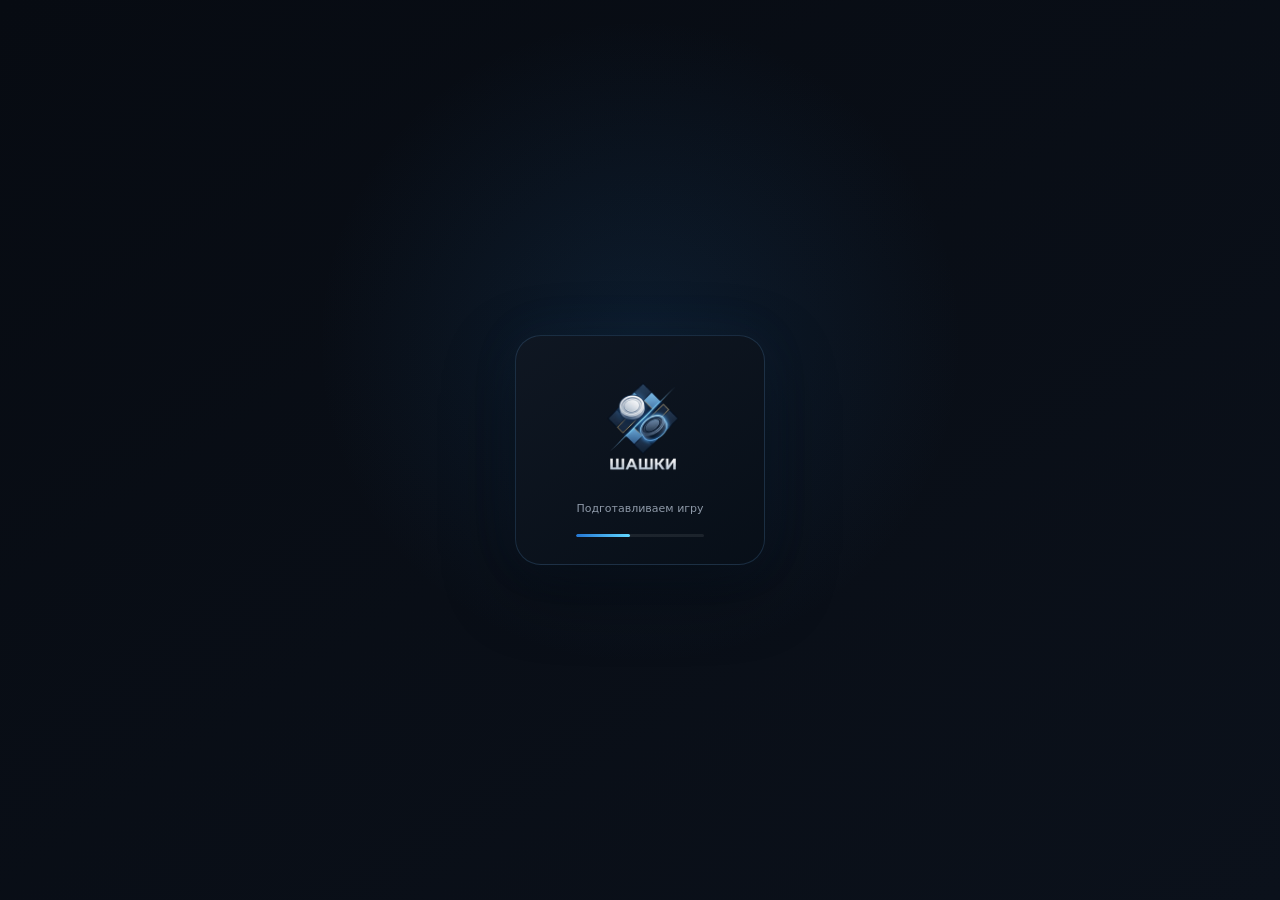
<file: index.html>
<!doctype html>
<html lang="ru">
<head><meta charset="utf-8"><meta name="viewport" content="width=device-width,initial-scale=1,viewport-fit=cover"><meta name="theme-color" content="#080e16"><script>try{const t=localStorage.getItem("checkers-theme-preference-v1");if(t==="light"||t==="dark"){document.documentElement.dataset.theme=t;document.documentElement.style.colorScheme=t}}catch{}</script><title>MAXигра — Русские шашки</title><link rel="stylesheet" href="style.css?v=20261028-5"><link rel="stylesheet" href="russian-checkers.css?v=20261029-7"><link rel="stylesheet" href="shop.css?v=20261028-1"><link rel="stylesheet" href="online.css?v=20260907-1"><link rel="stylesheet" href="profile.css?v=20260918-1"><link rel="stylesheet" href="leaderboard.css?v=20261020-2"><link rel="stylesheet" href="admin.css?v=20261028-5"><link rel="stylesheet" href="premium-ui.css?v=20261028-3"><link rel="stylesheet" href="fullscreen-ui.css?v=20260923-6"><link rel="stylesheet" href="visual-stage-3.css?v=20261020-1"><link rel="stylesheet" href="theme.css?v=20261028-1"><link rel="stylesheet" href="support.css?v=20261028-1"><link rel="stylesheet" href="music.css?v=20261029-1"><link rel="preload" as="image" href="assets/boards/IMG_4486.jpeg"><link rel="preload" as="image" href="assets/boards/IMG_4487.jpeg"><link rel="preload" as="image" href="assets/boards/IMG_4586.jpeg"><link rel="preload" as="image" href="assets/boards/IMG_4587.jpeg"><script src="https://st.max.ru/js/max-web-app.js"></script><script src="asset-cache.js?v=20260923-2"></script><script>
(()=>{let assetsReady=false,profileReady=false,done=false;
const hide=()=>{if(done||!assetsReady||!profileReady)return;done=true;const el=document.getElementById('startup-screen');if(el){el.classList.add('startup-screen--hide');setTimeout(()=>el.remove(),320)}};
window.addEventListener('max-assets-ready',()=>{assetsReady=true;hide()},{once:true});
window.addEventListener('max-profile-ready',()=>{profileReady=true;hide()},{once:true});setTimeout(()=>{if(!done){assetsReady=true;profileReady=true;hide()}},7000);
})();
</script></head>
<body><section id="startup-screen" class="startup-screen" aria-label="Загрузка"><div class="startup-card"><img id="startup-logo-image" class="startup-logo-image" src="assets/liderbort/IMG_4623.PNG" alt="Шашки"><div class="startup-sub">Подготавливаем игру</div><div class="startup-loader"><span></span></div></div></section><div id="app">
<section class="screen active" id="auth-screen"><div class="auth-card"><div class="auth-logo">♟️</div><h1>MAXигра</h1><p id="auth-status">Проверяем профиль MAX…</p><div id="auth-loader" class="online-loader"></div><div id="auth-name" class="profile-name"></div><button class="btn btn--primary" id="auth-retry" style="display:none">Войти через MAX</button><p class="auth-legal"><a href="privacy.html">Политика конфиденциальности</a> · <a href="terms.html">Пользовательское соглашение</a></p></div></section>
<section class="screen" id="menu-screen"><div class="menu-card"><button type="button" id="music-toggle" aria-pressed="true" aria-label="Музыка включена. Выключить"><span class="music-toggle-icon" aria-hidden="true">♫</span><span class="music-toggle-state">Музыка включена</span></button><div class="menu-logo"><img id="menu-logo-image" src="assets/liderbort/IMG_4623.PNG" alt="Шашки"></div><p class="menu-note">Классические русские шашки в современном мини-приложении. Играйте сами или ищите соперника онлайн.</p><button class="btn btn--primary menu-large" id="play-btn">Играть</button><button class="btn btn--secondary menu-large" id="online-play-btn">Играть онлайн</button><button class="btn btn--primary menu-large tournament-menu-btn" id="tournament-btn">🏆 Призовой турнир</button><div class="menu-small-row"><button class="btn btn--secondary menu-small" id="profile-btn"><span>Профиль</span></button><button class="btn btn--secondary menu-small" id="leaderboard-btn"><span>Лидеры</span></button><button class="btn btn--secondary menu-small" id="rules-btn"><span>Правила</span></button></div><button class="btn btn--secondary menu-large menu-shop-wide" id="shop-btn">Магазин</button></div></section>
<section class="screen" id="tournament-screen"><div class="tournament-card"><button type="button" class="ctrl-btn" id="tournament-back" aria-label="Назад">‹</button><div class="tournament-hero"><div class="tournament-emblem">🏆</div><div class="tournament-kicker">ПРИЗОВОЙ ТУРНИР</div><h2 id="tournament-screen-title">Битва за призы</h2><p id="tournament-screen-lead" class="tournament-lead">Проверь свой уровень в русских шашках и поборись за призы. Купи билет, чтобы зарегистрировать участие в турнире.</p></div><div class="tournament-details"><div class="tournament-detail"><span class="tournament-detail-icon">♟</span><div><b>Честная игра</b><small>Соревнование для любителей русских шашек</small></div></div><div class="tournament-detail"><span class="tournament-detail-icon">🎟</span><div><b>Билет участника</b><small>Билет закрепляется за аккаунтом MAX после подтверждения оплаты или выдачи администратором</small></div></div></div><div class="tournament-note">Условия, формат и сроки проведения будут опубликованы организатором отдельно.</div><div id="tournament-status" class="tournament-status" role="status" aria-live="polite"></div><button type="button" class="btn btn--primary tournament-buy" id="tournament-buy">Купить билет · 199 ₽</button><button type="button" class="btn btn--secondary tournament-back-secondary" id="tournament-cancel">Вернуться в игру</button></div></section><section class="screen" id="tournament-open-screen"><div class="tournament-card tournament-open-card"><button type="button" class="ctrl-btn" id="tournament-open-back" aria-label="Назад">‹</button><div class="tournament-hero"><div class="tournament-emblem">🏆</div><div class="tournament-kicker">ВАШЕ УЧАСТИЕ</div><h2 id="tournament-open-title">Битва за призы</h2><p id="tournament-open-lead" class="tournament-lead">Билет найден — участие закреплено за вашим аккаунтом MAX.</p></div><div class="tournament-stats"><div class="tournament-stat"><span>Ваши билеты</span><strong id="tournament-my-tickets">—</strong></div><div class="tournament-stat"><span>Участников</span><strong id="tournament-participant-count">—</strong></div></div><div class="tournament-prize-panel"><div class="tournament-prize-icon">🎁</div><div><span class="tournament-section-label">ПРИЗОВОЙ ФОНД</span><h3 id="tournament-prize-title">Призы для лидеров</h3><p id="tournament-prize-text">Фонд формируется из проданных билетов. Сумма и распределение призов будут опубликованы организатором до начала турнира.</p></div></div><div class="tournament-open-section"><h3>Как проходит турнир</h3><div class="tournament-detail"><span class="tournament-detail-icon">📅</span><div><b>Сроки проведения</b><small id="tournament-dates-text">Дата начала и окончания будут объявлены отдельно.</small></div></div><div class="tournament-detail"><span class="tournament-detail-icon">📊</span><div><b>Турнирная таблица</b><small id="tournament-table-status">Таблица и результаты появятся после объявления формата турнира.</small></div></div><div class="tournament-detail"><span class="tournament-detail-icon">📜</span><div><b>Правила и награждение</b><small id="tournament-rules-text">Подробные правила, порядок определения победителей и выдачи призов будут опубликованы до старта.</small></div></div></div><div id="tournament-open-status" class="tournament-status" role="status" aria-live="polite"></div><button type="button" class="btn btn--secondary tournament-back-secondary" id="tournament-open-menu">Вернуться в игру</button></div></section><section class="screen" id="online-search-screen"><div class="online-search-card"><div class="online-search-icon">⚔️</div><h2>Поиск соперника</h2><p id="online-search-text"></p><div class="online-loader"></div><button type="button" class="btn btn--secondary" id="online-cancel-btn"></button></div></section>
<section class="screen game-screen" id="game-screen"><div class="game-header"><button class="ctrl-btn" id="game-back"></button><div class="turn-box"><strong id="turn-indicator">Ваш ход</strong><span id="online-opponent-name"></span></div><div class="score"><span id="white-score">12</span>:<span id="black-score">12</span></div></div><div class="game-container"><div class="player-label opponent"><span>Соперник</span><span id="opponent-label"></span></div><div id="capture-info" class="player-label" style="display:block;min-height:16px"></div><div class="board-wrapper"><div class="board" id="board"></div></div><div class="player-label"><span>Вы</span><span id="player-label"></span></div><div id="thinking" class="player-label" style="min-height:16px"></div><span id="move-count" style="display:none">0</span></div><div class="bottom-controls"><button class="ctrl-btn" id="hint-btn">💡</button><button class="ctrl-btn" id="sound-btn">🔊</button><button class="ctrl-btn" id="resign-btn" style="display:none">🏳️</button></div></section>
<section class="screen" id="shop-screen"><div class="shop-card"><div class="shop-top"><button class="ctrl-btn" id="shop-back"></button><div><h2>Магазин</h2><small>Доски и улучшения</small></div></div><div id="shop-content"></div></div></section>
<section class="screen" id="admin-screen"><div class="admin-panel"><div class="admin-top"><button class="ctrl-btn" id="admin-back"></button><div><h2>Админ-панель</h2><small>Аккаунты, доски и билеты</small></div><button type="button" class="btn btn--secondary admin-tournament-open" id="admin-tournament-settings">🏆 Турнир</button><button class="ctrl-btn admin-refresh" id="admin-refresh">↻</button></div><div id="admin-notice" class="admin-notice"></div><div id="admin-content"></div></div></section><section class="screen" id="profile-screen"><div class="profile-panel"><button class="ctrl-btn" id="profile-back"></button><div class="max-profile-head"><div class="max-profile-avatar-wrap"><img id="max-profile-avatar" class="max-profile-avatar" alt="" style="display:none"><div id="max-profile-avatar-fallback" class="profile-avatar">♟️</div></div><div class="max-profile-main"><div id="max-profile-name" class="profile-name">Игрок</div><div id="max-profile-username" class="max-profile-username"></div><div id="max-profile-status" class="max-profile-status">Профиль MAX</div></div></div><section class="theme-setting" aria-label="Тема приложения"><div class="theme-setting-head"><div><div class="theme-setting-title">Тема приложения</div><div class="theme-setting-caption">Выберите оформление для всех экранов игры</div></div></div><div class="theme-options" role="group" aria-label="Выбор темы"><button type="button" class="theme-option" data-theme-choice="light" aria-pressed="false"><span class="theme-option-icon" aria-hidden="true">☀️</span><span>Светлая</span></button><button type="button" class="theme-option" data-theme-choice="dark" aria-pressed="true"><span class="theme-option-icon" aria-hidden="true">🌙</span><span>Тёмная</span></button></div><div class="theme-setting-status" id="theme-setting-status" aria-live="polite">Тёмная тема включена</div></section><div class="profile-stats" id="profile-stats"></div><div class="profile-extra" id="profile-extra"></div><div class="profile-boards" id="profile-boards"></div></div></section>
<section class="screen" id="leaderboard-screen"><div class="leaderboard-panel"><div class="leaderboard-top"><button class="ctrl-btn" id="leaderboard-back"></button><div><h2>Лидеры</h2><small>Рейтинг по завершённым партиям</small></div></div><div id="leaderboard-season" class="leaderboard-season" aria-live="polite"></div><div class="leader-tabs"><button class="leader-tab active" data-mode="offline">🎮 Офлайн игра</button><button class="leader-tab" data-mode="online">🌐 Онлайн игра</button></div><div id="leaderboard-list" class="leaderboard-list"></div><div id="leaderboard-me" class="leader-me"></div></div></section><section class="screen" id="rules-screen"><div class="rules-card"><button class="ctrl-btn" id="rules-back" aria-label="Назад">‹</button><h2>Правила шашек</h2><p>Русские шашки играют на доске 8×8. Цель — взять все шашки соперника или лишить его допустимых ходов.</p><ul><li>У каждого игрока по 12 шашек, расположенных на тёмных клетках.</li><li>Простая шашка ходит по диагонали вперёд на одну свободную клетку.</li><li>Взятие обязательно. Простая шашка может бить вперёд и назад.</li><li>Если после взятия есть возможность продолжить, нужно выполнить серию взятий.</li><li>Достигнув последнего ряда, шашка становится дамкой. Дамка ходит и бьёт по диагонали на любое расстояние.</li><li>Побеждает игрок, у которого остались шашки и возможные ходы.</li></ul><details><summary>Политика конфиденциальности</summary><p>Для работы игры используются доступные данные профиля MAX, игровые результаты и сведения о покупках. Подробности — в полной политике.</p><a href="privacy.html">Открыть политику конфиденциальности ↗</a></details><details><summary>Пользовательское соглашение</summary><p>Соглашение описывает правила сервиса, использование профиля и условия цифровых покупок.</p><a href="terms.html">Открыть пользовательское соглашение ↗</a></details><button class="btn btn--primary rules-play-button" id="rules-play"><span class="rules-play-icon" aria-hidden="true">▶</span><span>Играть</span><span class="rules-play-arrow" aria-hidden="true">↗</span></button><p class="rules-legal-footer"><a href="privacy.html">Политика конфиденциальности</a><span aria-hidden="true">·</span><a href="terms.html">Пользовательское соглашение</a></p></div></section>
<div class="game-result" id="game-result"><div class="result-card"><div class="result-title" id="result-title"></div><div class="result-sub" id="result-sub"></div><div class="result-actions"><button class="btn btn--primary" id="result-rematch">🔄 Реванш</button><button class="btn btn--secondary" id="result-menu">В меню</button></div></div></div><button id="back-btn" style="display:none"></button><button id="new-game-btn" style="display:none"></button>

</div>
<button type="button" id="support-launcher" class="support-launcher" aria-label="Техническая поддержка"><span>?</span><span class="support-launcher-label">Поддержка</span></button><section id="support-modal" class="support-modal" aria-hidden="true"><button type="button" class="support-modal-backdrop" data-support-close aria-label="Закрыть"></button><div class="support-dialog" role="dialog" aria-modal="true" aria-labelledby="support-title"><button type="button" id="support-close" class="support-close" aria-label="Закрыть">×</button><div class="support-icon">🛟</div><h2 id="support-title">Техническая поддержка</h2><p class="support-description">Опиши проблему — сообщение придёт разработчику в бот MAX.</p><form id="support-form"><label for="support-message">Сообщение</label><textarea id="support-message" name="message" maxlength="3500" rows="4" placeholder="Что случилось?" required></textarea><div id="support-status" class="support-status" role="status" aria-live="polite"></div><button type="submit" id="support-send" class="btn btn--primary support-send">Отправить сообщение</button></form></div></section><div class="starter-offer" id="starter-offer" aria-hidden="true">
  <div class="starter-offer-backdrop" data-starter-close></div>
  <section class="starter-offer-sheet" role="dialog" aria-modal="true" aria-labelledby="starter-offer-title">
    <button type="button" class="starter-offer-close" id="starter-offer-close" aria-label="Закрыть">×</button>
    <div class="starter-offer-art-wrap"><img class="starter-offer-art" src="assets/liderbort/рекламный.png" alt="Набор новичка: игровые доски и подсказки"></div>
    <div class="starter-offer-kicker">ДЛЯ НОВЫХ ИГРОКОВ</div>
    <h2 id="starter-offer-title">Набор новичка</h2>
    <p class="starter-offer-lead">Всё необходимое для старта: подсказки и две дополнительные игровые доски.</p>
    <div class="starter-offer-items">
      <div class="starter-offer-item"><span class="starter-offer-item-icon">25</span><div><b>25 подсказок</b><small>Помогают в сложных позициях</small></div></div>
      <div class="starter-offer-item"><span class="starter-offer-item-icon">2×</span><div><b>Доски 90-е и СВО</b><small>Две дополнительные доски</small></div></div>
    </div>
    <button type="button" class="btn btn--primary starter-offer-buy" id="starter-offer-buy">Получить набор · 599 ₽</button>
  </section>
</div>
<script src="api-base.js?v=20261012-1"></script><script src="auth.js?v=20261027-3"></script><script src="shop.js?v=20261028-2"></script><script src="checkers-engine.js?v=20260917-2"></script><script src="russian-checkers.js?v=20261029-6"></script><script src="online-core.js?v=20260917-2"></script><script src="online-api.js?v=20260917-2"></script><script src="online.js?v=20260917-2"></script><script src="online-lobby.js?v=20260917-2"></script><script src="shop-ui.js?v=20261028-1"></script><script src="admin-ui.js?v=20261028-6"></script><script src="leaderboard.js?v=20261027-3"></script><script src="app.js?v=20261029-2"></script><script src="theme.js?v=20261027-1"></script><script src="support.js?v=20261028-1"></script><script src="music.js?v=20261029-1"></script><script>document.getElementById("rules-play")?.addEventListener("click",()=>document.getElementById("play-btn")?.click());</script>
</body></html>
</file>
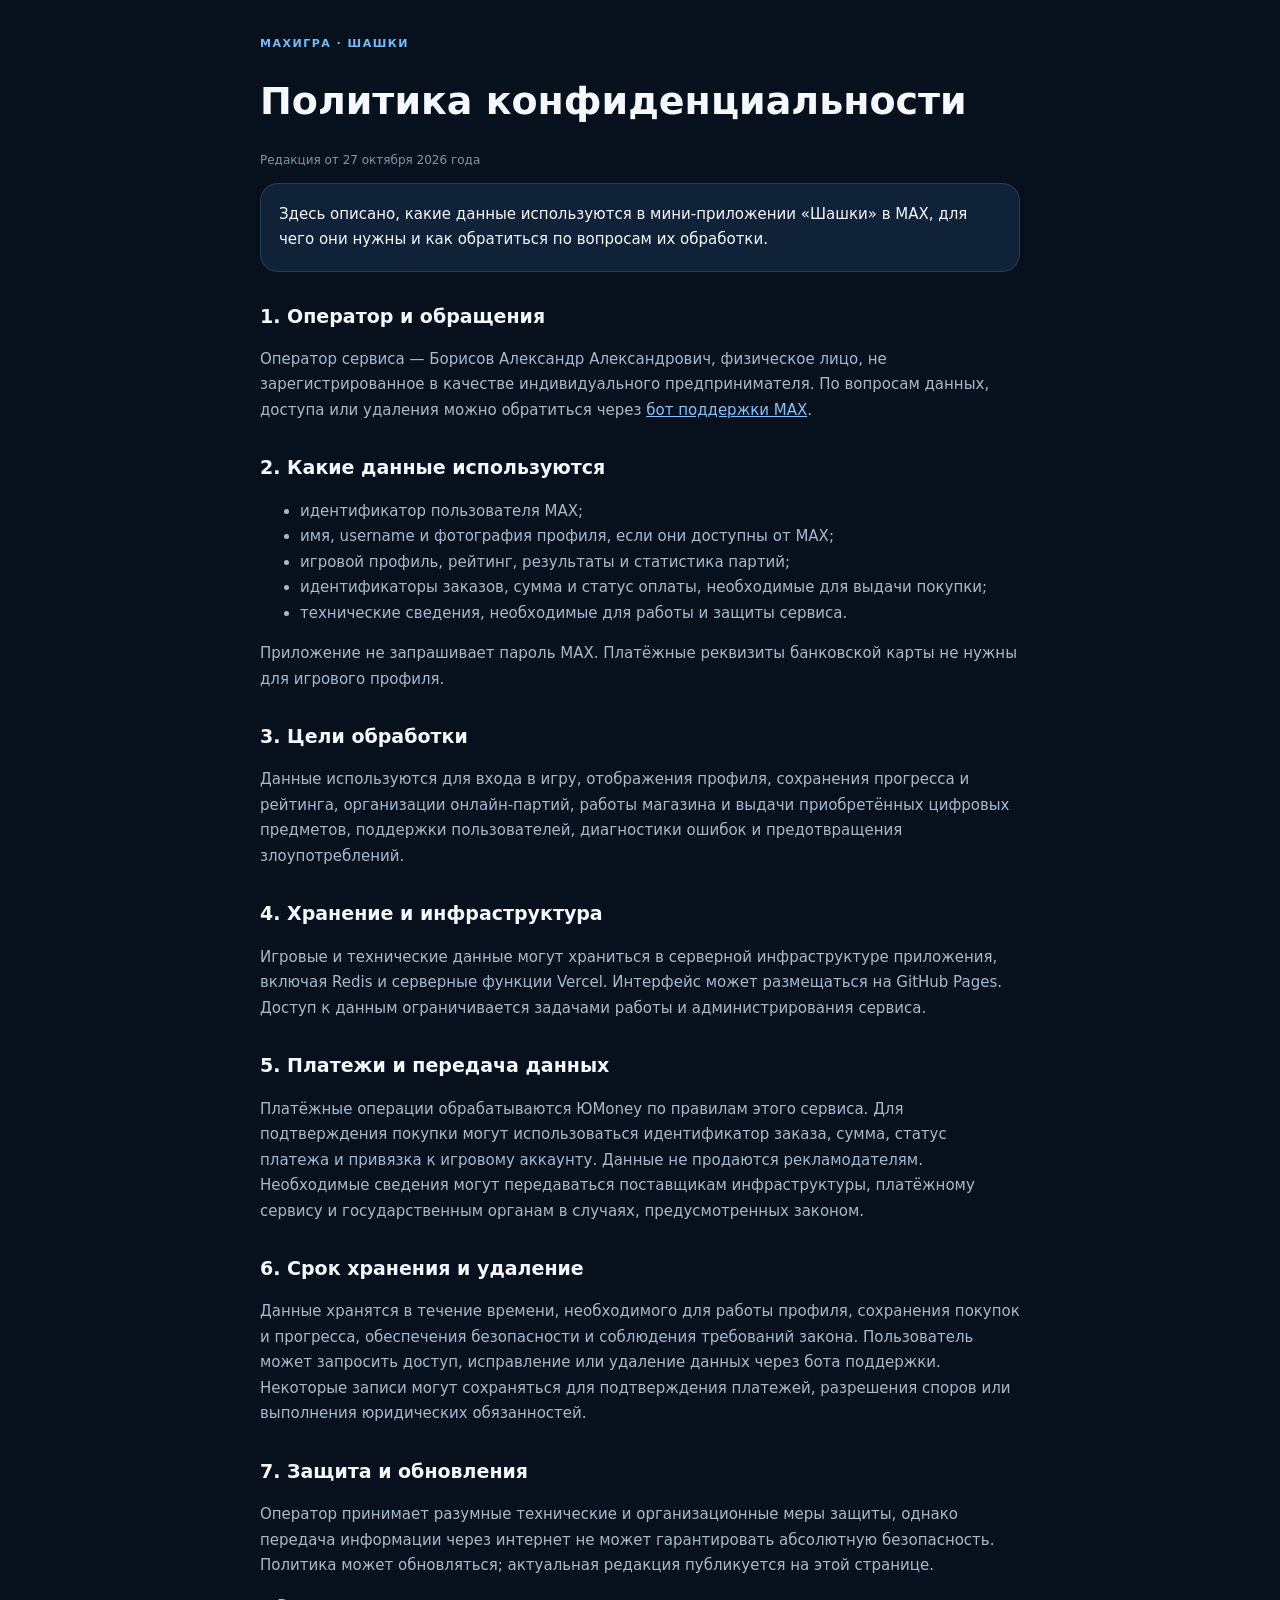
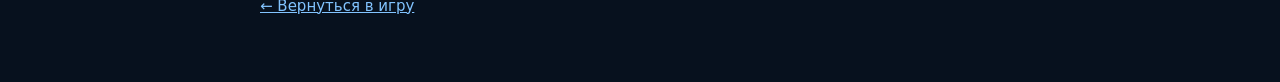
<file: privacy.html>
<!doctype html><html lang="ru"><head><meta charset="utf-8"><meta name="viewport" content="width=device-width,initial-scale=1,viewport-fit=cover"><meta name="theme-color" content="#07111e"><title>Политика конфиденциальности — Шашки</title><style>body{margin:0;padding:24px 16px 48px;background:#07111e;color:#f5f8ff;font:15px/1.7 Inter,system-ui,sans-serif}main{max-width:760px;margin:auto}h1{font-size:clamp(28px,6vw,38px);line-height:1.2}h2{font-size:19px;margin:28px 0 8px}p,li{color:#a9b9cc}a{color:#82c4ff}.panel{padding:18px;border:1px solid rgba(143,190,235,.16);border-radius:18px;background:#102238}.date{font-size:12px;color:#8096ae}</style></head><body><main><p style="color:#72bdff;font-size:11px;font-weight:800;letter-spacing:1.5px">MAXИГРА · ШАШКИ</p><h1>Политика конфиденциальности</h1><p class="date">Редакция от 27 октября 2026 года</p><div class="panel">Здесь описано, какие данные используются в мини-приложении «Шашки» в MAX, для чего они нужны и как обратиться по вопросам их обработки.</div>
<h2>1. Оператор и обращения</h2><p>Оператор сервиса — Борисов Александр Александрович, физическое лицо, не зарегистрированное в качестве индивидуального предпринимателя. По вопросам данных, доступа или удаления можно обратиться через <a href="https://max.ru/se13360501_bot">бот поддержки MAX</a>.</p>
<h2>2. Какие данные используются</h2><ul><li>идентификатор пользователя MAX;</li><li>имя, username и фотография профиля, если они доступны от MAX;</li><li>игровой профиль, рейтинг, результаты и статистика партий;</li><li>идентификаторы заказов, сумма и статус оплаты, необходимые для выдачи покупки;</li><li>технические сведения, необходимые для работы и защиты сервиса.</li></ul><p>Приложение не запрашивает пароль MAX. Платёжные реквизиты банковской карты не нужны для игрового профиля.</p>
<h2>3. Цели обработки</h2><p>Данные используются для входа в игру, отображения профиля, сохранения прогресса и рейтинга, организации онлайн-партий, работы магазина и выдачи приобретённых цифровых предметов, поддержки пользователей, диагностики ошибок и предотвращения злоупотреблений.</p>
<h2>4. Хранение и инфраструктура</h2><p>Игровые и технические данные могут храниться в серверной инфраструктуре приложения, включая Redis и серверные функции Vercel. Интерфейс может размещаться на GitHub Pages. Доступ к данным ограничивается задачами работы и администрирования сервиса.</p>
<h2>5. Платежи и передача данных</h2><p>Платёжные операции обрабатываются ЮMoney по правилам этого сервиса. Для подтверждения покупки могут использоваться идентификатор заказа, сумма, статус платежа и привязка к игровому аккаунту. Данные не продаются рекламодателям. Необходимые сведения могут передаваться поставщикам инфраструктуры, платёжному сервису и государственным органам в случаях, предусмотренных законом.</p>
<h2>6. Срок хранения и удаление</h2><p>Данные хранятся в течение времени, необходимого для работы профиля, сохранения покупок и прогресса, обеспечения безопасности и соблюдения требований закона. Пользователь может запросить доступ, исправление или удаление данных через бота поддержки. Некоторые записи могут сохраняться для подтверждения платежей, разрешения споров или выполнения юридических обязанностей.</p>
<h2>7. Защита и обновления</h2><p>Оператор принимает разумные технические и организационные меры защиты, однако передача информации через интернет не может гарантировать абсолютную безопасность. Политика может обновляться; актуальная редакция публикуется на этой странице.</p><p><a href="index.html">← Вернуться в игру</a></p></main></body></html>
</file>
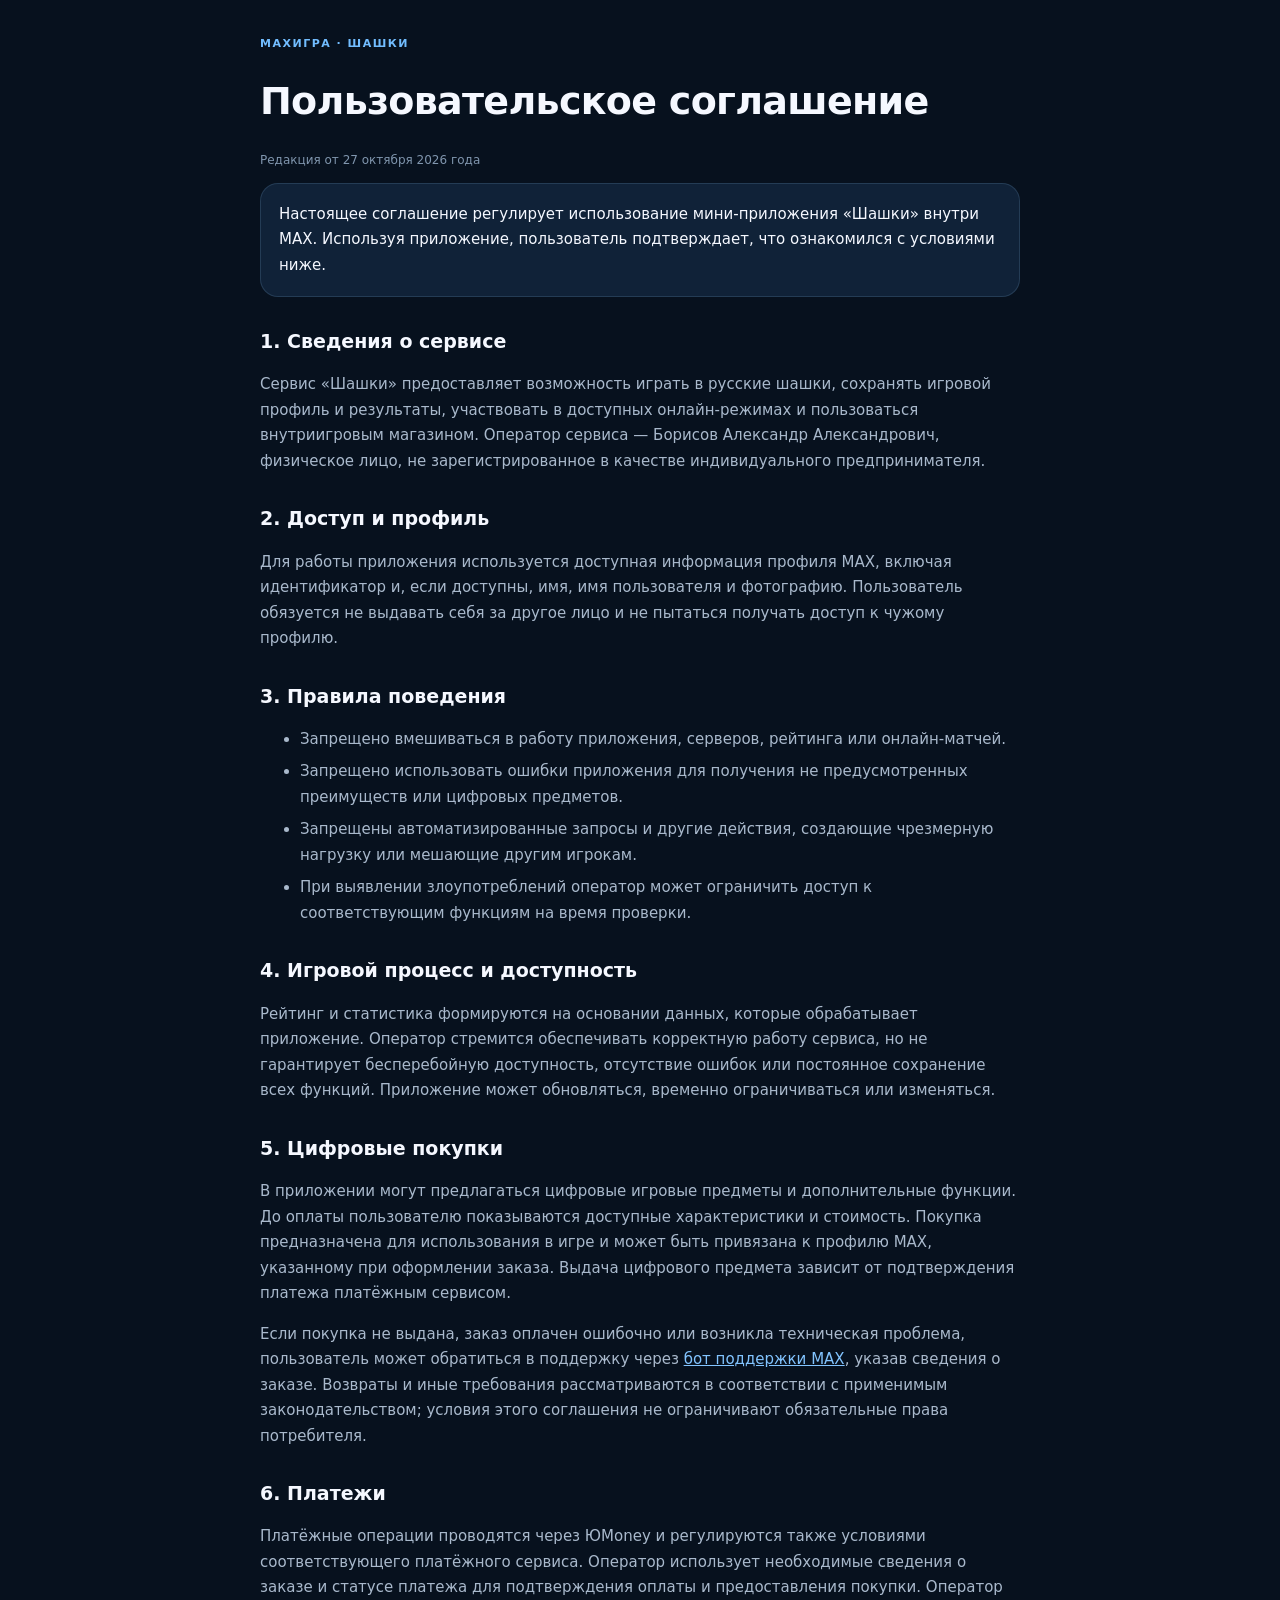
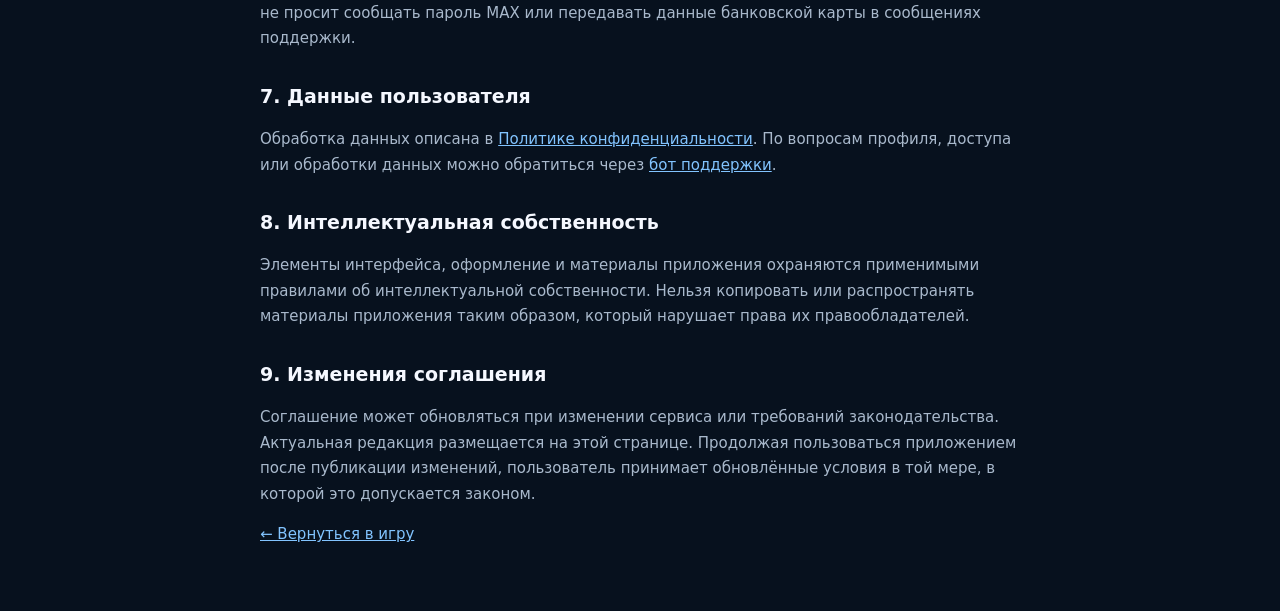
<file: terms.html>
<!doctype html>
<html lang="ru">
<head>
<meta charset="utf-8">
<meta name="viewport" content="width=device-width,initial-scale=1,viewport-fit=cover">
<meta name="theme-color" content="#07111e">
<title>Пользовательское соглашение — Шашки</title>
<style>
:root{color-scheme:dark}*{box-sizing:border-box}body{margin:0;padding:24px 16px 48px;background:#07111e;color:#f5f8ff;font:15px/1.7 Inter,system-ui,-apple-system,BlinkMacSystemFont,"Segoe UI",sans-serif}main{max-width:760px;margin:auto}h1{font-size:clamp(28px,6vw,38px);line-height:1.2;letter-spacing:-.7px}h2{font-size:19px;margin:28px 0 8px}p,li{color:#a9b9cc}a{color:#82c4ff}.panel{padding:18px;border:1px solid rgba(143,190,235,.16);border-radius:18px;background:#102238}.eyebrow{color:#72bdff;font-size:11px;font-weight:800;letter-spacing:1.5px}.date{font-size:12px;color:#8096ae}li{margin:7px 0}
</style>
</head>
<body><main>
<p class="eyebrow">MAXИГРА · ШАШКИ</p>
<h1>Пользовательское соглашение</h1>
<p class="date">Редакция от 27 октября 2026 года</p>
<div class="panel">Настоящее соглашение регулирует использование мини-приложения «Шашки» внутри MAX. Используя приложение, пользователь подтверждает, что ознакомился с условиями ниже.</div>
<h2>1. Сведения о сервисе</h2>
<p>Сервис «Шашки» предоставляет возможность играть в русские шашки, сохранять игровой профиль и результаты, участвовать в доступных онлайн-режимах и пользоваться внутриигровым магазином. Оператор сервиса — Борисов Александр Александрович, физическое лицо, не зарегистрированное в качестве индивидуального предпринимателя.</p>
<h2>2. Доступ и профиль</h2>
<p>Для работы приложения используется доступная информация профиля MAX, включая идентификатор и, если доступны, имя, имя пользователя и фотографию. Пользователь обязуется не выдавать себя за другое лицо и не пытаться получать доступ к чужому профилю.</p>
<h2>3. Правила поведения</h2>
<ul><li>Запрещено вмешиваться в работу приложения, серверов, рейтинга или онлайн-матчей.</li><li>Запрещено использовать ошибки приложения для получения не предусмотренных преимуществ или цифровых предметов.</li><li>Запрещены автоматизированные запросы и другие действия, создающие чрезмерную нагрузку или мешающие другим игрокам.</li><li>При выявлении злоупотреблений оператор может ограничить доступ к соответствующим функциям на время проверки.</li></ul>
<h2>4. Игровой процесс и доступность</h2>
<p>Рейтинг и статистика формируются на основании данных, которые обрабатывает приложение. Оператор стремится обеспечивать корректную работу сервиса, но не гарантирует бесперебойную доступность, отсутствие ошибок или постоянное сохранение всех функций. Приложение может обновляться, временно ограничиваться или изменяться.</p>
<h2>5. Цифровые покупки</h2>
<p>В приложении могут предлагаться цифровые игровые предметы и дополнительные функции. До оплаты пользователю показываются доступные характеристики и стоимость. Покупка предназначена для использования в игре и может быть привязана к профилю MAX, указанному при оформлении заказа. Выдача цифрового предмета зависит от подтверждения платежа платёжным сервисом.</p>
<p>Если покупка не выдана, заказ оплачен ошибочно или возникла техническая проблема, пользователь может обратиться в поддержку через <a href="https://max.ru/se13360501_bot">бот поддержки MAX</a>, указав сведения о заказе. Возвраты и иные требования рассматриваются в соответствии с применимым законодательством; условия этого соглашения не ограничивают обязательные права потребителя.</p>
<h2>6. Платежи</h2>
<p>Платёжные операции проводятся через ЮMoney и регулируются также условиями соответствующего платёжного сервиса. Оператор использует необходимые сведения о заказе и статусе платежа для подтверждения оплаты и предоставления покупки. Оператор не просит сообщать пароль MAX или передавать данные банковской карты в сообщениях поддержки.</p>
<h2>7. Данные пользователя</h2>
<p>Обработка данных описана в <a href="privacy.html">Политике конфиденциальности</a>. По вопросам профиля, доступа или обработки данных можно обратиться через <a href="https://max.ru/se13360501_bot">бот поддержки</a>.</p>
<h2>8. Интеллектуальная собственность</h2>
<p>Элементы интерфейса, оформление и материалы приложения охраняются применимыми правилами об интеллектуальной собственности. Нельзя копировать или распространять материалы приложения таким образом, который нарушает права их правообладателей.</p>
<h2>9. Изменения соглашения</h2>
<p>Соглашение может обновляться при изменении сервиса или требований законодательства. Актуальная редакция размещается на этой странице. Продолжая пользоваться приложением после публикации изменений, пользователь принимает обновлённые условия в той мере, в которой это допускается законом.</p>
<p><a href="index.html">← Вернуться в игру</a></p>
</main></body></html>
</file>
<file: style.css>
/* MAXИГРА — CORE DESIGN SYSTEM */
/* One canonical token set. Component styles may alias to these tokens, but should not redefine the palette. */
:root{--bg:#070b12;--bg2:#0b111b;--panel:rgba(16,23,34,.92);--panel2:rgba(255,255,255,.045);--line:rgba(255,255,255,.085);--white:#f5f7fa;--muted:#8e99a8;--dim:#5e6a7a;--blue:#4da3ff;--blue2:#2477d5;--cyan:#62d8ff;--gold:#ffc857;--gold2:#e99b25;--green:#39d39a;--danger:#ff5d67;--radius:22px;--font:Inter,system-ui,-apple-system,BlinkMacSystemFont,"Segoe UI",sans-serif;--board-size:min(88vw,calc(100dvh - 210px),440px)}
*{box-sizing:border-box;margin:0;padding:0;-webkit-tap-highlight-color:transparent;-webkit-user-drag:none;user-select:none}html,body{height:100%;overflow:hidden;overscroll-behavior-x:none;touch-action:pan-y;background:var(--bg);font-family:var(--font);color:var(--white);-webkit-font-smoothing:antialiased}body{background:radial-gradient(700px 500px at 8% -10%,rgba(45,133,226,.22),transparent 65%),radial-gradient(600px 500px at 100% 100%,rgba(29,82,145,.18),transparent 68%),linear-gradient(145deg,#06101d,#091625 55%,#07111e)}body:before{content:"";position:fixed;inset:0;pointer-events:none;opacity:.55;background-image:linear-gradient(rgba(255,255,255,.018) 1px,transparent 1px),linear-gradient(90deg,rgba(255,255,255,.018) 1px,transparent 1px);background-size:48px 48px;mask-image:linear-gradient(to bottom,black,transparent 85%)}#app{height:100%;max-width:560px;margin:auto;padding:14px;position:relative;overflow:hidden}.screen{display:none;height:100%;min-height:0;flex-direction:column;animation:screenIn .28s cubic-bezier(.22,1,.36,1)}.screen.active{display:flex}@keyframes screenIn{from{opacity:0;transform:translateY(10px)}to{opacity:1;transform:none}}
.btn{width:100%;min-height:53px;border:1px solid var(--line);border-radius:16px;padding:14px 18px;background:linear-gradient(145deg,rgba(255,255,255,.065),rgba(255,255,255,.025));color:var(--white);font:750 14px var(--font);cursor:pointer;display:flex;align-items:center;justify-content:center;gap:9px;transition:transform .18s ease,background .18s ease,border-color .18s ease,box-shadow .18s ease;box-shadow:inset 0 1px rgba(255,255,255,.05)}.btn:active{transform:scale(.975)}.btn:hover{background:rgba(255,255,255,.09);border-color:rgba(98,180,255,.38);transform:translateY(-1px)}.btn--primary{border:1px solid rgba(255,213,105,.45);background:linear-gradient(135deg,#ffd66a,#f1aa32 62%,#d88718);color:#17202b;box-shadow:0 12px 35px rgba(242,170,49,.22),inset 0 1px rgba(255,255,255,.55)}.btn--primary:hover{box-shadow:0 15px 42px rgba(242,170,49,.32)}.btn--secondary{background:rgba(255,255,255,.035)}.ctrl-btn{width:44px;height:44px;border:1px solid var(--line);border-radius:14px;background:rgba(9,24,41,.8);color:var(--white);font-size:21px;display:flex;align-items:center;justify-content:center;cursor:pointer;transition:.18s;box-shadow:inset 0 1px rgba(255,255,255,.05)}.ctrl-btn:active{transform:scale(.91)}
#auth-screen{align-items:center;justify-content:center;padding:18px}.auth-card{width:min(390px,100%);padding:34px 25px 23px;border-radius:30px;text-align:center;background:linear-gradient(145deg,rgba(14,32,54,.96),rgba(7,17,30,.94));border:1px solid var(--line);box-shadow:0 30px 100px rgba(0,0,0,.55),0 0 70px rgba(58,157,255,.1);backdrop-filter:blur(25px)}.auth-logo{width:78px;height:78px;margin:0 auto 18px;border-radius:25px;display:grid;place-items:center;font-size:39px;background:linear-gradient(145deg,#ffc957,#d98c19);box-shadow:0 15px 40px rgba(245,173,45,.25);border:1px solid rgba(255,255,255,.25)}.auth-card h1{font-size:28px;font-weight:900;letter-spacing:-.8px}.auth-card p{font-size:14px;line-height:1.5;color:var(--muted)}.auth-card #auth-status{margin-top:8px}.auth-card .online-loader{margin:21px auto}.auth-legal{margin-top:20px;font-size:11px!important;color:var(--dim)!important}.auth-legal a{color:var(--muted);text-decoration:none}.online-loader{width:34px;height:34px;border:3px solid rgba(255,255,255,.1);border-top-color:var(--blue);border-right-color:var(--cyan);border-radius:50%;animation:spin .75s linear infinite}@keyframes spin{to{transform:rotate(360deg)}}
#menu-screen{align-items:center;justify-content:center;padding:8px 2px 22px;position:relative}.menu-card{width:100%;max-width:440px;padding:25px 20px 18px;border-radius:30px;background:linear-gradient(145deg,rgba(13,31,52,.9),rgba(7,18,31,.86));border:1px solid rgba(103,172,239,.2);box-shadow:0 30px 100px rgba(0,0,0,.48),0 0 80px rgba(30,119,206,.08);backdrop-filter:blur(26px);position:relative;overflow:hidden}.menu-card:before{content:"";position:absolute;width:240px;height:240px;right:-120px;top:-140px;border-radius:50%;border:1px solid rgba(90,181,255,.2);box-shadow:0 0 0 25px rgba(90,181,255,.025),0 0 0 50px rgba(90,181,255,.018),0 0 80px rgba(58,157,255,.13)}.menu-logo{width:min(300px,82vw);height:auto;min-height:90px;margin:0 0 21px;display:flex;align-items:center;justify-content:flex-start;position:relative;background:transparent;border:0;box-shadow:none}.menu-logo img{display:block;width:100%;height:auto;max-height:145px;object-fit:contain;object-position:left center}.menu-card h1{text-align:left;font-size:31px;font-weight:900;letter-spacing:-1px;line-height:1.02;position:relative}.menu-card h1:after{content:"MAXигра";position:absolute;left:0;top:-34px;font-size:12px;letter-spacing:2px;color:var(--blue);font-weight:800;text-transform:uppercase}.menu-note{max-width:330px;margin:9px 0 21px;text-align:left;color:var(--muted);font-size:13px;line-height:1.5}.menu-card .btn{margin-top:9px;position:relative}.menu-card .btn--primary{min-height:60px;font-size:16px}.menu-card .btn--secondary{min-height:50px}.menu-card .btn--secondary:nth-of-type(2){border-color:rgba(77,163,255,.28);background:linear-gradient(90deg,rgba(77,163,255,.11),rgba(255,255,255,.025))}.menu-screen:after{content:"РУССКИЕ ШАШКИ  •  ОНЛАЙН";position:absolute;bottom:2px;font-size:8px;letter-spacing:2px;color:rgba(143,171,201,.3)}
.game-header{display:flex;align-items:center;justify-content:space-between;padding:3px 0 10px;flex-shrink:0}.turn-box{display:flex;flex-direction:column;align-items:center;gap:2px;color:var(--muted);font-size:10px;text-transform:uppercase;letter-spacing:.5px}.turn-box strong{font-size:14px;text-transform:none;letter-spacing:0;color:var(--white)}.score{font-weight:850;font-size:19px;display:flex;gap:7px}.score span:last-child{color:var(--dim)}.game-container{flex:1;min-height:0;display:flex;flex-direction:column;align-items:center;justify-content:center;gap:7px}.board-wrapper{width:var(--board-size);height:var(--board-size);border-radius:20px;overflow:hidden;background:#07101a;border:1px solid rgba(116,180,239,.18);box-shadow:0 25px 75px rgba(0,0,0,.62),0 0 50px rgba(38,135,221,.1)}.board{width:100%;height:100%;display:grid;grid-template-columns:repeat(8,minmax(0,1fr));grid-template-rows:repeat(8,minmax(0,1fr))}.cell{display:flex;align-items:center;justify-content:center;position:relative;border:0;padding:0;margin:0;min-width:0;min-height:0;width:100%;height:100%;cursor:pointer;touch-action:manipulation}.cell-light{background:linear-gradient(135deg,#d9e8f4,#a7bfd2)}.cell-dark{background:linear-gradient(135deg,#31536f,#1b3247)}.cell.possible:after{content:"";position:absolute;width:24%;height:24%;border-radius:50%;background:rgba(255,205,83,.8);box-shadow:0 0 0 4px rgba(255,205,83,.13),0 0 18px rgba(255,205,83,.35)}.cell.selected{box-shadow:inset 0 0 0 4px var(--gold),inset 0 0 24px rgba(255,200,80,.28)!important}.cell.hint{box-shadow:inset 0 0 0 4px var(--gold)!important}.cell.last-move{box-shadow:inset 0 0 0 2px rgba(255,255,255,.6)}.piece{width:72%;height:72%;max-width:72%;max-height:72%;margin:auto;flex:0 0 auto;border-radius:50%;display:flex;align-items:center;justify-content:center;position:relative;left:auto;top:auto;transform:none;z-index:2;font-size:55%;font-weight:900;box-shadow:inset 0 3px 4px rgba(255,255,255,.28),0 7px 15px rgba(0,0,0,.5);animation:none}.piece-white{background:radial-gradient(circle at 30% 23%,#fff,#edf4f9 48%,#aabfce);border:2px solid #fff;color:#25425a}.piece-black{background:radial-gradient(circle at 30% 23%,#58748b,#172633 58%,#09131c);border:2px solid #40596d;color:#ffd45b}.piece-king{box-shadow:inset 0 3px 4px rgba(255,255,255,.28),0 0 0 3px rgba(255,200,80,.38),0 8px 18px rgba(0,0,0,.55)}.player-label{width:var(--board-size);display:flex;justify-content:space-between;padding:0 5px;color:var(--muted);font-size:11px}.player-label span:first-child{font-weight:750;color:var(--white)}.bottom-controls{display:flex;justify-content:center;gap:15px;padding:10px 0 2px;flex-shrink:0}
#online-search-screen{align-items:center;justify-content:center;padding:18px}.online-search-card{width:min(390px,100%);padding:34px 25px 25px;border-radius:30px;text-align:center;background:linear-gradient(145deg,rgba(14,32,54,.96),rgba(7,17,30,.93));border:1px solid var(--line);box-shadow:0 28px 90px rgba(0,0,0,.55),0 0 70px rgba(58,157,255,.08)}.online-search-icon{width:78px;height:78px;margin:0 auto 18px;border-radius:25px;display:grid;place-items:center;font-size:38px;background:linear-gradient(145deg,#4da3ff,#216fc4);box-shadow:0 15px 42px rgba(48,139,224,.28)}.online-search-card h2{font-size:25px;letter-spacing:-.5px}.online-search-card p{margin:9px 0;color:var(--muted);font-size:13px;line-height:1.5}.online-search-card .online-loader{margin:23px auto}.online-search-card .btn{margin-top:7px}
.profile-panel,.shop-card,.rules-card{width:100%;max-width:460px;margin:auto;padding:20px;border-radius:28px;background:linear-gradient(145deg,rgba(13,31,52,.92),rgba(7,18,31,.88));border:1px solid var(--line);box-shadow:0 25px 80px rgba(0,0,0,.48),0 0 60px rgba(45,132,219,.06)}.max-profile-head{display:flex;align-items:center;gap:16px;margin-top:20px;padding:20px;border-radius:22px;background:linear-gradient(135deg,rgba(77,163,255,.09),rgba(255,255,255,.025));border:1px solid rgba(105,180,246,.12)}.max-profile-avatar-wrap{width:72px;height:72px;flex:none}.max-profile-avatar,.profile-avatar{width:72px;height:72px;border-radius:22px;object-fit:cover;background:linear-gradient(145deg,#4da3ff,#205b9b);display:grid;place-items:center;font-size:31px;border:1px solid rgba(255,255,255,.16)}.max-profile-main{min-width:0}.profile-name{font-size:20px;font-weight:850}.max-profile-username{margin-top:3px;color:var(--muted);font-size:13px}.max-profile-status{margin-top:8px;color:#68dcaf;font-size:11px}.profile-stats{display:grid;grid-template-columns:repeat(4,1fr);gap:8px;margin-top:14px}.profile-stat{padding:14px 5px;border-radius:17px;text-align:center;background:rgba(255,255,255,.035);border:1px solid rgba(116,180,239,.1)}.profile-stat b{display:block;font-size:21px}.profile-stat span{font-size:10px;color:var(--muted)}
#shop-screen,#profile-screen,#rules-screen{overflow:auto;padding:4px 0 24px}.shop-top{display:flex;align-items:center;gap:13px;padding-bottom:18px;border-bottom:1px solid rgba(116,180,239,.09)}.shop-top h2,.rules-card h2{font-size:25px;letter-spacing:-.5px}.shop-top small{color:var(--muted)}.rules-card h2{margin:17px 0 10px}.rules-card p,.rules-card li{color:var(--muted);font-size:14px;line-height:1.55}.rules-card ul{padding-left:19px;margin:15px 0 24px}.rules-card li{margin:8px 0}.rules-card .btn{margin-top:4px}
.game-result{position:fixed;inset:0;z-index:100;display:none;align-items:center;justify-content:center;padding:20px;background:rgba(3,9,16,.78);backdrop-filter:blur(16px)}.game-result.show{display:flex}.result-card{width:min(370px,100%);padding:31px 25px;border-radius:30px;text-align:center;background:linear-gradient(145deg,#122b46,#081421);border:1px solid rgba(93,174,242,.2);box-shadow:0 30px 100px rgba(0,0,0,.7)}.result-title{font-size:28px;font-weight:900}.result-sub{margin:9px 0 23px;color:var(--muted);font-size:13px}.result-actions{display:flex;flex-direction:column;gap:10px}
#max-auth-gate{font-family:var(--font)!important;background:radial-gradient(600px 400px at 50% 20%,rgba(45,137,228,.2),transparent 60%),#07101d!important}#max-auth-gate .max-auth-card{background:linear-gradient(145deg,rgba(14,32,54,.96),rgba(7,17,30,.94))!important;border:1px solid var(--line)!important;border-radius:30px!important;box-shadow:0 30px 100px rgba(0,0,0,.65),0 0 60px rgba(45,137,228,.1)!important}#max-auth-gate .max-auth-icon{width:76px;height:76px;margin:0 auto 18px;border-radius:24px;display:grid;place-items:center;background:linear-gradient(145deg,#ffc857,#d98c19);font-size:40px;box-shadow:0 15px 40px rgba(245,173,45,.24)}#max-auth-gate .max-auth-login,#max-auth-gate .max-auth-retry{border-radius:16px!important;background:linear-gradient(135deg,#ffd66a,#e69a28)!important;color:#17202b!important}
@media(max-width:430px){#app{padding:11px}.menu-card{padding:23px 18px 17px}.menu-logo{width:70px;height:70px;font-size:37px}.menu-card h1{font-size:29px}.profile-stats{gap:6px}}
@media(max-width:380px){#app{padding:9px}.menu-card{padding:20px 15px 15px}.menu-card h1{font-size:27px}.menu-note{margin-bottom:17px}.btn{min-height:49px}.btn--primary{min-height:56px!important}.auth-card{padding:28px 19px 20px}.board-wrapper{border-radius:16px}.bottom-controls{gap:10px}.ctrl-btn{width:42px;height:42px}.profile-stats{grid-template-columns:repeat(2,1fr)}}

/* Main menu layout */
.menu-card > .btn#shop-btn{width:100%;}
.menu-small-row{display:grid;grid-template-columns:1fr 1fr 1fr;gap:8px;width:100%;margin-top:8px;}
.menu-small-row .btn{width:100%;min-height:53px;padding:14px 18px;font-size:14px;}
@media(max-width:360px){.menu-small-row{gap:6px}.menu-small-row .btn{font-size:14px;padding-left:10px;padding-right:10px;}}

/* FINAL MAIN MENU LAYOUT — requested */
.menu-card #shop-btn.menu-shop-wide{display:flex!important;width:100%!important;height:60px!important;min-height:60px!important;margin-top:9px!important;font-size:16px!important;}
.menu-card .menu-small-row{display:grid!important;grid-template-columns:repeat(3,minmax(0,1fr))!important;gap:8px!important;width:100%!important;margin:0 0 10px!important;}
.menu-card #profile-btn.menu-small,.menu-card #leaderboard-btn.menu-small,.menu-card #rules-btn.menu-small{display:flex!important;align-items:center!important;justify-content:center!important;width:100%!important;min-width:0!important;max-width:none!important;aspect-ratio:1 / 1!important;height:auto!important;min-height:0!important;box-sizing:border-box!important;padding:8px!important;font-size:13px!important;line-height:1.1!important;margin:0!important;flex-direction:row!important;}

@media(max-width:360px){.menu-card .menu-small-row{gap:6px!important}.menu-card #profile-btn.menu-small,.menu-card #leaderboard-btn.menu-small,.menu-card #rules-btn.menu-small{font-size:13px!important;padding-left:5px!important;padding-right:5px!important;}.menu-card #shop-btn.menu-shop-wide{height:56px!important;min-height:56px!important;}}

/* Startup screen — shown only while MAX profile and critical images are preparing. */
.startup-screen{position:fixed;inset:0;z-index:9999;display:grid;place-items:center;background:radial-gradient(circle at 50% 38%,rgba(35,105,170,.16),transparent 38%),linear-gradient(145deg,var(--bg),var(--bg2));opacity:1;visibility:visible;transition:opacity .28s ease,visibility .28s ease}
.startup-screen--hide{opacity:0;visibility:hidden;pointer-events:none}
.startup-card{width:min(250px,calc(100vw - 48px));padding:30px 24px 27px;border:1px solid rgba(103,172,239,.18);border-radius:26px;background:linear-gradient(145deg,rgba(16,23,34,.94),rgba(8,15,24,.92));box-shadow:0 24px 70px rgba(0,0,0,.42),0 0 50px rgba(45,132,219,.08);text-align:center;box-sizing:border-box}
.startup-logo-image{display:block;width:min(205px,82vw);height:auto;max-height:120px;margin:0 auto 16px;object-fit:contain}
.startup-title{font-size:22px;font-weight:900;letter-spacing:.2px;color:var(--white)}
.startup-sub{margin-top:5px;color:var(--muted);font-size:11px}
.startup-loader{width:128px;height:3px;margin:19px auto 0;overflow:hidden;border-radius:99px;background:rgba(255,255,255,.08)}
.startup-loader span{display:block;width:42%;height:100%;border-radius:inherit;background:linear-gradient(90deg,var(--blue2),var(--cyan));animation:startup-load 1.15s ease-in-out infinite}
@keyframes startup-load{0%{transform:translateX(-125%)}50%{transform:translateX(145%)}100%{transform:translateX(280%)}}
@media(prefers-reduced-motion:reduce){.startup-loader span{animation:none;transform:translateX(140%)}}

/* Жёсткая блокировка горизонтального жеста главного меню */
#menu-screen{touch-action:none!important;overscroll-behavior:none!important;overflow:hidden!important;overflow-x:hidden!important;overflow-y:hidden!important;transform:none!important}
#menu-screen .menu-card{touch-action:none!important;overflow:hidden!important;overflow-x:hidden!important;max-width:100%!important}
#menu-screen .menu-logo,#menu-screen .menu-logo img,#menu-screen .menu-card .btn{touch-action:none!important;-webkit-user-drag:none!important;user-select:none!important}
#menu-screen .menu-logo img{pointer-events:none!important}


/* Призовой турнир — отдельный экран в фирменной синей палитре. */
#tournament-screen{overflow:auto;padding:4px 0 24px;}
.tournament-menu-btn{border-color:rgba(111,185,255,.38)!important;background:linear-gradient(135deg,#2c8dea,#1764b5)!important;color:#fff!important;box-shadow:0 12px 30px rgba(34,126,216,.25),inset 0 1px rgba(255,255,255,.22)!important;}
.tournament-card{position:relative;width:100%;max-width:460px;margin:auto;padding:16px;border:1px solid rgba(103,172,239,.22);border-radius:28px;background:linear-gradient(150deg,rgba(13,34,57,.97),rgba(6,17,30,.98));box-shadow:0 24px 75px rgba(0,0,0,.4),0 0 55px rgba(45,132,219,.09);}
.tournament-hero{position:relative;overflow:hidden;margin-top:14px;padding:22px 17px 20px;border:1px solid rgba(102,180,248,.2);border-radius:23px;background:radial-gradient(circle at 50% 0,rgba(61,151,239,.24),transparent 68%),linear-gradient(145deg,rgba(34,92,145,.2),rgba(255,255,255,.025));text-align:center;}
.tournament-emblem{display:grid;place-items:center;width:72px;height:72px;margin:0 auto 15px;border-radius:22px;border:1px solid rgba(117,191,255,.34);background:linear-gradient(145deg,rgba(77,163,245,.24),rgba(16,54,89,.65));font-size:37px;box-shadow:0 10px 35px rgba(24,112,203,.22),inset 0 1px rgba(255,255,255,.1);}
.tournament-kicker{font-size:10px;font-weight:900;letter-spacing:.17em;color:#70baff;}
.tournament-hero h2{margin:9px 0 10px;font-size:29px;line-height:1.08;letter-spacing:-.8px;color:#f5f8fc;}
.tournament-lead{max-width:330px;margin:0 auto;color:#bdcfe0;font-size:13px;line-height:1.55;}
.tournament-details{display:grid;gap:9px;margin:14px 0;}
.tournament-detail{display:flex;align-items:center;gap:12px;padding:13px;border:1px solid rgba(103,172,239,.14);border-radius:17px;background:rgba(255,255,255,.035);}
.tournament-detail-icon{display:grid;place-items:center;width:40px;height:40px;flex:none;border-radius:13px;background:rgba(77,163,245,.13);color:#b8ddff;font-size:20px;}
.tournament-detail b{display:block;font-size:13px;color:#f5f8fc;}
.tournament-detail small{display:block;margin-top:4px;color:#92a9bf;font-size:11px;line-height:1.4;}
.tournament-note{margin:4px 2px 13px;color:#8198ae;font-size:10px;line-height:1.45;text-align:center;}
.tournament-buy{min-height:60px!important;border:1px solid rgba(120,193,255,.45)!important;background:linear-gradient(135deg,#3198f3,#1764ba)!important;color:#fff!important;font-size:16px!important;font-weight:900!important;box-shadow:0 12px 32px rgba(25,111,199,.32),inset 0 1px rgba(255,255,255,.2)!important;}
.tournament-buy:disabled{opacity:.65;cursor:wait;}
.tournament-back-secondary{margin-top:8px;min-height:46px!important;}
.tournament-status{display:none;margin:0 0 11px;padding:11px 12px;border-radius:13px;font-size:12px;line-height:1.45;}
.tournament-status:not(:empty){display:block;}
.tournament-status.is-info{color:#cbe7ff;background:rgba(44,141,234,.12);border:1px solid rgba(77,163,245,.24);}
.tournament-status.is-error{color:#ffd1d4;background:rgba(255,93,103,.09);border:1px solid rgba(255,93,103,.24);}
html[data-theme="light"] .tournament-card{background:linear-gradient(150deg,#fff,#f1f7fd);border-color:#d7e5f3;box-shadow:0 20px 55px rgba(28,62,98,.12);}
html[data-theme="light"] .tournament-hero{background:radial-gradient(circle at 50% 0,rgba(61,151,239,.12),transparent 68%),linear-gradient(145deg,#f4f9ff,#fff);border-color:#d7e5f3;}
html[data-theme="light"] .tournament-hero h2,html[data-theme="light"] .tournament-detail b{color:#172536;}
html[data-theme="light"] .tournament-lead{color:#536a80;}
html[data-theme="light"] .tournament-detail{background:#f7faff;border-color:#dce8f4;}
html[data-theme="light"] .tournament-detail small,html[data-theme="light"] .tournament-note{color:#637b91;}
html[data-theme="light"] .tournament-status.is-info{color:#145da8;background:#eaf4ff;border-color:#cfe4f8;}
html[data-theme="light"] .tournament-status.is-error{color:#9b1c27;background:#fff0f1;border-color:#f5cbd0;}
@media(max-width:380px){.tournament-card{padding:12px;border-radius:23px}.tournament-hero{padding:18px 13px}.tournament-hero h2{font-size:26px}.tournament-emblem{width:62px;height:62px;font-size:32px}.tournament-lead{font-size:12px}}

/* Prize tournament detail screen */
.tournament-open-card{max-width:500px}.tournament-stats{display:grid;grid-template-columns:1fr 1fr;gap:10px;margin:14px 0}.tournament-stat{padding:15px;border:1px solid rgba(103,172,239,.2);border-radius:18px;background:rgba(255,255,255,.045)}.tournament-stat span{display:block;color:#91abc4;font-size:11px}.tournament-stat strong{display:block;margin-top:7px;color:#f5f8fc;font-size:27px;line-height:1}.tournament-prize-panel{display:flex;gap:13px;align-items:flex-start;margin:12px 0;padding:16px;border-radius:20px;border:1px solid rgba(77,163,245,.28);background:linear-gradient(130deg,rgba(39,119,190,.18),rgba(255,255,255,.025))}.tournament-prize-icon{display:grid;place-items:center;flex:none;width:48px;height:48px;border-radius:15px;background:rgba(77,163,245,.14);font-size:25px}.tournament-section-label{color:#70baff;font-size:9px;font-weight:900;letter-spacing:.14em}.tournament-prize-panel h3,.tournament-open-section h3{margin:5px 0 7px;color:#f5f8fc;font-size:16px}.tournament-prize-panel p{margin:0;color:#a9bfd4;font-size:12px;line-height:1.5}.tournament-open-section{margin:16px 0}.tournament-open-section>h3{margin-bottom:10px}.tournament-open-section .tournament-detail{margin-bottom:8px}.tournament-open-card .tournament-back-secondary{width:100%}html[data-theme="light"] .tournament-stat{background:#f7faff;border-color:#dce8f4}html[data-theme="light"] .tournament-stat strong,html[data-theme="light"] .tournament-prize-panel h3,html[data-theme="light"] .tournament-open-section h3{color:#172536}html[data-theme="light"] .tournament-stat span,html[data-theme="light"] .tournament-prize-panel p{color:#536a80}

/* Tournament participant screen: allow touch scrolling through all details on small MAX webviews. */
#tournament-open-screen{overflow-x:hidden!important;overflow-y:auto!important;overscroll-behavior-y:contain;-webkit-overflow-scrolling:touch;touch-action:pan-y!important;padding:4px 0 calc(24px + env(safe-area-inset-bottom))!important;}
#tournament-open-screen .tournament-open-card{flex:0 0 auto;width:100%;max-width:460px;margin:0 auto;overflow:visible;}
#tournament-open-screen .tournament-open-section,#tournament-open-screen .tournament-prize-panel,#tournament-open-screen .tournament-stats{flex-shrink:0;}
</file>
<file: russian-checkers.css>
.game-sticker{position:fixed;z-index:120;right:max(8px,calc((100vw - 520px)/2));top:12vh;width:clamp(58px,18vw,92px);height:auto;max-height:24vh;object-fit:contain;opacity:0;transform:none;pointer-events:none;user-select:none;-webkit-user-drag:none;filter:drop-shadow(0 7px 14px rgba(0,0,0,.38));will-change:opacity}.game-sticker.is-visible{animation:sticker-fade 1.9s ease-out both}
.game-sticker.is-ai-capture{right:auto;left:50%;top:50%;width:clamp(104px,35vw,170px);max-height:38vh;transform:translate(-50%,-50%) scale(.45);opacity:0;will-change:opacity,transform}.game-sticker.is-ai-capture.is-visible{animation:ai-capture-pop 1.35s ease-out both}.game-sticker.is-held.is-visible{animation:none!important;opacity:1;transform:none}.game-sticker.is-ai-capture.is-held.is-visible{transform:translate(-50%,-50%) scale(1)}@keyframes ai-capture-pop{0%{opacity:0;transform:translate(-50%,-50%) scale(.45)}18%{opacity:1;transform:translate(-50%,-50%) scale(.82)}42%{opacity:.95;transform:translate(-50%,-50%) scale(1.12)}100%{opacity:0;transform:translate(-50%,-50%) scale(1.22)}}@keyframes sticker-fade{0%{opacity:0}12%{opacity:1}58%{opacity:.9}100%{opacity:0}}
@media(min-width:600px){.game-sticker{right:max(10px,calc((100vw - 520px)/2));width:92px;top:12vh}}
@media(prefers-reduced-motion:reduce){.game-sticker.is-visible{animation:sticker-fade 1.9s linear both}}
.menu-note,.player-label{color:var(--text-secondary);font-size:12px;text-align:center}.menu-note{max-width:290px;line-height:1.5}
.game-container{display:flex;flex-direction:column;align-items:center;justify-content:center;gap:10px;flex:1;min-height:0}

/* Board — intentionally preserved */
.board-wrapper{width:min(88vw,440px);height:min(88vw,440px);aspect-ratio:1;border-radius:20px;overflow:hidden;box-shadow:0 22px 65px rgba(0,0,0,.62),0 0 45px rgba(190,0,30,.16);background:#d8b07a;position:relative;border:2px solid rgba(190,135,75,.65)}
.board{box-sizing:border-box;display:grid;grid-template-columns:repeat(8,minmax(0,1fr));grid-template-rows:repeat(8,minmax(0,1fr));width:100%;height:100%;padding:11%!important;overflow:hidden;border-radius:18px;touch-action:manipulation;background-image:var(--mx-img-board_90s,url('assets/boards/IMG_4486.jpeg'));background-size:100% 100%;background-position:center;background-repeat:no-repeat}
.cell{border:0;padding:0;margin:0;display:flex;align-items:center;justify-content:center;position:relative;cursor:pointer;-webkit-tap-highlight-color:transparent;background:transparent;width:100%;height:100%;min-width:0;min-height:0}.cell:active{filter:brightness(.9)}.cell-light,.cell-dark{background:transparent!important}.cell.possible:after{content:'';width:22%;height:22%;border-radius:50%;background:rgba(98,216,255,.9);position:absolute;box-shadow:0 0 0 3px rgba(98,216,255,.12),0 0 18px rgba(98,216,255,.42);animation:move-dot 1.15s ease-in-out infinite}.cell.selected{box-shadow:inset 0 0 0 3px #ffc857,0 0 18px rgba(255,200,87,.18)!important}.cell.selected .piece{animation:selected-piece 1.15s ease-in-out infinite}.cell.hint{box-shadow:inset 0 0 0 3px #ffc857,0 0 20px rgba(255,200,87,.2)!important}.cell.last-move{box-shadow:inset 0 0 0 2px rgba(98,216,255,.32)}.piece{width:72%;height:72%;max-width:72%;max-height:72%;margin:auto;flex:0 0 auto;border-radius:50%;display:flex;align-items:center;justify-content:center;position:relative;left:auto;top:auto;transform:none;z-index:2;font-size:55%;font-weight:900;box-shadow:inset 0 3px 4px rgba(255,255,255,.28),0 7px 15px rgba(0,0,0,.5);animation:none}.piece-white{background:radial-gradient(circle at 30% 25%,#fff,#f0dede 48%,#b87979);border:2px solid #fff;color:#7b1020}.piece-black{background:radial-gradient(circle at 30% 25%,#56565b,#19171a 58%,#080708);border:2px solid #3b2226;color:#ffd85c}.piece-king{box-shadow:inset 0 3px 4px rgba(255,255,255,.25),0 0 0 3px rgba(255,75,75,.35),0 7px 16px rgba(0,0,0,.5)}.board[data-board="board_90s"]{background-image:var(--mx-img-board_90s,url('assets/boards/IMG_4486.jpeg'));border-color:rgba(210,150,70,.55)}.board[data-board="board_svo"]{background-image:var(--mx-img-board_svo,url('assets/boards/IMG_4487.jpeg'));border-color:rgba(100,130,90,.6)}.board[data-board="board_max"]{background-image:var(--mx-img-board_max,url('assets/boards/IMG_4586.jpeg'));border-color:rgba(80,160,230,.7)}.board[data-board="board_orbita"]{background-image:var(--mx-img-board_orbita,url('assets/boards/IMG_4587.jpeg'));border-color:rgba(100,160,255,.7)}.board[data-board="board_original"]{background-image:var(--mx-img-board_original,url('assets/boards/IMG_4589.jpeg'));border-color:rgba(170,170,170,.7)}.board[data-pieces="gold"] .piece-white{background:radial-gradient(circle at 30% 25%,#fff5a8,#d6a514 65%,#8f6500);border-color:#ffe477;color:#5b3c00}.board[data-pieces="gold"] .piece-black{background:radial-gradient(circle at 30% 25%,#ffe58a,#9a6a00 60%,#3e2900);border-color:#f6c744;color:#fff0a0}.piece-gold{box-shadow:inset 0 3px 2px rgba(255,255,255,.45),0 0 12px rgba(246,211,101,.4),0 5px 9px rgba(0,0,0,.35)}

/* Game chrome */
.game-header{display:flex;align-items:center;justify-content:space-between;padding:8px 4px 11px;flex-shrink:0;background:linear-gradient(145deg,rgba(13,31,52,.72),rgba(7,18,31,.62));border:1px solid rgba(103,172,239,.14);border-radius:18px;box-shadow:0 10px 28px rgba(0,0,0,.16);padding-left:12px;padding-right:12px}
.turn-box{display:flex;flex-direction:column;align-items:center;gap:2px;color:#91a5bf;font-size:10px;text-transform:uppercase;letter-spacing:.5px}.turn-box strong{font-size:14px;text-transform:none;letter-spacing:0;color:#f5f8ff}.score{display:flex;gap:7px;align-items:center;font-size:18px;font-weight:850}.score span{color:#60738c}
.player-label{width:min(88vw,440px);display:flex;justify-content:space-between;padding:0 7px;color:#91a5bf;font-size:11px}.player-label span:first-child{color:#f5f8ff;font-weight:750}.opponent{margin-bottom:2px}
.bottom-controls{display:flex;justify-content:center;gap:15px;padding:9px 0 3px;margin-top:3px}.ctrl-btn{width:46px;height:44px;border:1px solid rgba(121,178,255,.18);border-radius:14px;background:rgba(9,24,41,.86);color:#f5f8ff;font-size:20px;display:flex;align-items:center;justify-content:center;box-shadow:inset 0 1px rgba(255,255,255,.05),0 8px 22px rgba(0,0,0,.16)}

/* Result */
.game-result{position:fixed;inset:0;display:none;align-items:center;justify-content:center;background:rgba(3,9,16,.78);backdrop-filter:blur(16px);z-index:50;padding:20px;animation:result-fade .22s ease-out}.game-result.show{display:flex}.result-card{width:min(90vw,370px);padding:28px 24px 24px;border-radius:30px;background:linear-gradient(145deg,#122b46,#081421);border:1px solid rgba(93,174,242,.22);box-shadow:0 30px 100px rgba(0,0,0,.7),0 0 45px rgba(45,132,219,.1);text-align:center;animation:result-card-in .3s cubic-bezier(.2,.8,.2,1)}.result-icon{font-size:42px;line-height:1;margin-bottom:10px;filter:drop-shadow(0 8px 18px rgba(0,0,0,.35))}.result-kicker{font-size:10px;font-weight:800;letter-spacing:1.5px;color:#71849c;margin-bottom:5px}.result-title{font-size:30px;font-weight:900;color:#f5f8ff;letter-spacing:-.5px}.result-sub{margin:8px 0 20px;color:#91a5bf;font-size:13px;line-height:1.4}.result-score{display:grid;grid-template-columns:1fr 20px 1fr;align-items:center;margin:0 0 22px;padding:14px 10px;border-radius:18px;background:rgba(255,255,255,.035);border:1px solid rgba(255,255,255,.07)}.result-score div{display:flex;flex-direction:column;gap:4px}.result-score b{font-size:25px;line-height:1;color:#f5f8ff}.result-score span{font-size:9px;font-weight:800;letter-spacing:.6px;color:#71849c}.result-score i{font-style:normal;color:#52647a;font-weight:800}.result-win .result-title{color:#ffc857}.result-loss .result-title{color:#f5f7fa}.result-draw .result-title{color:#62d8ff}.result-actions{display:flex;flex-direction:column;gap:10px}.result-actions .btn{width:100%}@keyframes result-fade{from{opacity:0}to{opacity:1}}@keyframes result-card-in{from{opacity:0;transform:translateY(12px) scale(.97)}to{opacity:1;transform:translateY(0) scale(1)}}
.checkers-toast{position:fixed;left:50%;bottom:90px;transform:translateX(-50%);padding:12px 18px;border-radius:14px;background:rgba(0,0,0,.82);color:#fff;z-index:10000;font-weight:600;box-shadow:0 10px 30px rgba(0,0,0,.35);display:none;pointer-events:none}
@keyframes piece-in{from{transform:scale(.86);opacity:.7}to{transform:scale(1);opacity:1}}
.capture-info{transition:all .2s ease}.capture-info--mandatory{color:#ffc857!important;font-weight:800!important;text-shadow:0 0 12px rgba(255,200,87,.22)}.capture-info--chain{color:#62d8ff!important;font-weight:850!important;text-shadow:0 0 12px rgba(98,216,255,.24)}.capture-info--chain::before{content:'●';margin-right:6px;font-size:8px;vertical-align:1px}@keyframes selected-piece{0%,100%{transform:scale(1);filter:brightness(1)}50%{transform:scale(1.045);filter:brightness(1.08)}}@keyframes move-dot{0%,100%{transform:scale(.88);opacity:.72}50%{transform:scale(1);opacity:1}}@media (prefers-reduced-motion:reduce){.cell.possible:after,.cell.selected .piece{animation:none}}


/* Turn transition UX */
.turn-box{transition:transform .22s ease,filter .22s ease}
.turn-box.is-your-turn strong{color:#ffc857;text-shadow:0 0 16px rgba(255,200,87,.28)}
.turn-box.is-thinking strong{color:#62d8ff;text-shadow:0 0 14px rgba(98,216,255,.22)}
.turn-box.turn-arrived{animation:turn-arrived .42s ease-out}
.thinking-indicator{color:#62d8ff!important;font-weight:750!important;letter-spacing:.2px}
.thinking-indicator::after{content:'•••';display:inline-block;width:18px;margin-left:4px;letter-spacing:2px;animation:thinking-dots 1s steps(4,end) infinite}
@keyframes turn-arrived{0%{transform:scale(.96);filter:brightness(.85)}55%{transform:scale(1.045);filter:brightness(1.12)}100%{transform:scale(1);filter:brightness(1)}}
@keyframes thinking-dots{0%{clip-path:inset(0 12px 0 0)}50%{clip-path:inset(0 6px 0 0)}100%{clip-path:inset(0 0 0 0)}}
@media (prefers-reduced-motion:reduce){.turn-box.turn-arrived{animation:none}.thinking-indicator::after{animation:none}}


/* Unified back navigation */
#online-cancel-btn,#game-back,#shop-back,#admin-back,#profile-back,#leaderboard-back,#rules-back{
  width:42px;
  height:42px;
  min-width:42px;
  padding:0;
  border-radius:13px;
  font-size:22px;
  line-height:1;
  font-weight:500;
  font-family:system-ui,-apple-system,BlinkMacSystemFont,"Segoe UI",sans-serif;
}
#online-cancel-btn:active,#game-back:active,#shop-back:active,#admin-back:active,#profile-back:active,#leaderboard-back:active,#rules-back:active{
  transform:scale(.94);
}

/* Rules screen and collapsed legal documents */
.rules-card{width:100%;max-width:480px;margin:auto;overflow:auto;overscroll-behavior:contain;padding:18px 16px 24px;border-radius:26px;background:linear-gradient(150deg,rgba(15,35,58,.97),rgba(6,17,30,.97));border:1px solid rgba(103,172,239,.18);box-shadow:0 24px 70px rgba(0,0,0,.3)}
.rules-card h2{font-size:25px;letter-spacing:-.6px;margin:8px 0 12px;color:#f5f8ff}
.rules-card>p{font-size:13px;line-height:1.65;color:#a9b9cc;margin:0 0 12px}
.rules-card ul{padding-left:19px;margin:10px 0 20px;color:#c1cede;font-size:13px;line-height:1.7}
.rules-card li{padding-left:3px;margin:7px 0}
.rules-card details{border:1px solid rgba(143,190,235,.15);background:rgba(255,255,255,.035);border-radius:15px;margin:10px 0;overflow:hidden}
.rules-card details summary{list-style:none;display:flex;align-items:center;justify-content:space-between;gap:12px;padding:15px 14px;color:#f5f8ff;font-size:13px;font-weight:750;cursor:pointer}
.rules-card details summary::-webkit-details-marker{display:none}
.rules-card details summary:after{content:"＋";color:#72bdff;font-size:18px;font-weight:500}
.rules-card details[open] summary:after{content:"−"}
.rules-card details>p{padding:0 14px 8px;margin:0;color:#a9b9cc;font-size:12px;line-height:1.65}
.rules-card details>a{display:inline-block;margin:0 14px 15px;color:#82c4ff;text-decoration:none;font-size:12px;font-weight:750}
.rules-card details>a:focus-visible,.rules-card details summary:focus-visible{outline:2px solid #72bdff;outline-offset:2px}
.rules-card #rules-play{margin-top:15px;flex-shrink:0}
@media(max-height:700px){.rules-card{padding:14px 14px 18px}.rules-card h2{font-size:22px}.rules-card ul{margin-bottom:14px}.rules-card details summary{padding:12px}}


/* Premium primary action on the rules screen */
.rules-play-button{
  position:relative;display:flex;align-items:center;justify-content:center;gap:11px;
  width:100%;min-height:58px;margin:18px 0 0;padding:0 20px;border:1px solid rgba(159,213,255,.5);
  border-radius:18px;background:linear-gradient(115deg,#4da3f5 0%,#318bea 52%,#1768c5 100%);
  color:#fff;font-size:16px;font-weight:850;letter-spacing:.15px;
  box-shadow:0 12px 28px rgba(34,126,224,.28),inset 0 1px 0 rgba(255,255,255,.28);
  transition:transform .16s ease,filter .16s ease,box-shadow .16s ease;
  -webkit-tap-highlight-color:transparent;
}
.rules-play-button .rules-play-icon{display:grid;place-items:center;width:27px;height:27px;border-radius:9px;background:rgba(255,255,255,.17);font-size:11px;padding-left:2px}
.rules-play-button .rules-play-arrow{position:absolute;right:18px;font-size:18px;opacity:.82}
.rules-play-button:active{transform:translateY(1px) scale(.985);filter:brightness(.94);box-shadow:0 5px 14px rgba(34,126,224,.2),inset 0 1px 0 rgba(255,255,255,.18)}
.rules-play-button:focus-visible{outline:3px solid rgba(130,196,255,.7);outline-offset:3px}
.rules-card details a{display:inline-flex;margin:0 14px 14px;color:#82c4ff;font-size:13px;font-weight:750;text-decoration:none}
.rules-card details a:active{opacity:.72}
@media (prefers-reduced-motion:reduce){.rules-play-button{transition:none}}


/* Compact, always-visible legal links at the bottom of the rules screen */
.rules-legal-footer{display:flex;flex-wrap:wrap;align-items:center;justify-content:center;gap:6px 8px;margin:13px 0 2px;padding:0 4px;text-align:center;font-size:10px;line-height:1.5;color:#71869e}
.rules-legal-footer a{color:#8ba9c8;text-decoration:underline;text-decoration-color:rgba(139,169,200,.4);text-underline-offset:2px;font-size:10px;font-weight:500}
.rules-legal-footer a:active{color:#c2e3ff}
</file>
<file: shop.css>
.shop-card{width:100%;max-width:560px;padding:14px 0 28px}
.shop-top{display:flex;align-items:center;gap:12px;margin-bottom:18px}.shop-top h2{font-size:25px;margin:0}.shop-top small{color:var(--text-secondary)}
.shop-balance{display:flex;justify-content:space-between;align-items:center;padding:16px 18px;border-radius:20px;margin-bottom:4px;background:linear-gradient(135deg,rgba(53,145,235,.14),rgba(255,255,255,.035));border:1px solid rgba(92,168,235,.22);box-shadow:0 10px 30px rgba(0,0,0,.16)}
.shop-balance b{font-size:22px}.shop-section-title{font-size:12px;text-transform:uppercase;letter-spacing:.08em;color:rgba(220,235,250,.55);margin:18px 4px 9px}
.shop-grid{display:flex;flex-direction:column;gap:10px}.shop-board-grid{gap:12px}
.shop-item{display:flex;align-items:center;gap:12px;padding:12px;border:1px solid rgba(103,172,239,.14);border-radius:20px;background:linear-gradient(145deg,rgba(17,32,49,.9),rgba(8,18,30,.88));transition:.2s;box-shadow:0 10px 28px rgba(0,0,0,.14)}
.shop-item.is-owned{border-color:rgba(77,163,245,.32)}.shop-item.is-selected{box-shadow:0 0 0 1px rgba(77,163,245,.3),0 14px 38px rgba(25,100,175,.16)}
.shop-board-preview{width:112px;height:112px;border-radius:16px;overflow:hidden;flex:none;background:#08111d;border:1px solid rgba(103,172,239,.16);box-shadow:0 8px 24px rgba(0,0,0,.28)}
.shop-board-preview img{width:100%;height:100%;display:block;object-fit:cover}.shop-item-main{min-width:0;flex:1}.shop-item-main h3{font-size:16px;margin:4px 0 4px}.shop-item-main p{font-size:11px;line-height:1.4;color:rgba(220,235,250,.58);margin:0 0 10px}
.shop-tag{font-size:8px;font-weight:850;letter-spacing:.09em;color:#65b5ff}.shop-buy{width:auto;min-width:94px;min-height:40px;padding:9px 12px;border-radius:13px;font-size:12px;flex:none}.board-shop-item .shop-buy{display:block}
.shop-item.is-owned .shop-buy{border-color:rgba(103,172,239,.22);background:rgba(255,255,255,.05);color:#a9d7ff}
.shop-item-icon{width:52px;height:52px;border-radius:16px;display:flex;align-items:center;justify-content:center;font-size:27px;background:linear-gradient(145deg,rgba(77,163,245,.16),rgba(255,255,255,.04));border:1px solid rgba(103,172,239,.14);flex:none}
.shop-notice{padding:11px 14px;border-radius:14px;margin-bottom:10px;background:rgba(36,111,180,.14);border:1px solid rgba(77,163,245,.25);font-size:12px;color:#d8ecff}
.shop-icon{width:48px;height:48px;border-radius:15px;display:flex;align-items:center;justify-content:center;font-size:25px;background:rgba(255,255,255,.05);flex:none}
.shop-info{display:flex;flex-direction:column;gap:4px;flex:1;min-width:0}.shop-info b{font-size:15px}.shop-info span{font-size:12px;color:rgba(220,235,250,.6);line-height:1.35}
.buy-btn{border:0;border-radius:12px;padding:10px 12px;background:linear-gradient(135deg,#f3c65d,#dcae42);color:#172536;font-weight:850;white-space:nowrap;box-shadow:0 7px 18px rgba(218,171,65,.18)}
.profile-panel{padding:16px;border-radius:20px;background:var(--bg-glass);border:1px solid var(--border-glass);overflow:hidden}.profile-avatar{font-size:36px}.profile-name{font-size:20px;font-weight:800;margin:0;overflow:hidden;text-overflow:ellipsis;white-space:nowrap}
.max-profile-head{display:flex;align-items:center;gap:14px;margin-bottom:18px}.max-profile-avatar-wrap{width:64px;height:64px;flex:none}.max-profile-avatar,.max-profile-avatar-wrap .profile-avatar{width:64px;height:64px;border-radius:50%;object-fit:cover;display:grid;place-items:center;background:var(--bg-glass-hover);border:1px solid var(--border-glass)}.max-profile-avatar-wrap .profile-avatar{font-size:30px;margin:0}
.max-profile-main{min-width:0;flex:1}.max-profile-username{font-size:13px;color:var(--text-secondary);margin-top:4px;overflow:hidden;text-overflow:ellipsis;white-space:nowrap}.max-profile-status{font-size:11px;color:var(--success);margin-top:6px}
.profile-stats{display:grid;grid-template-columns:repeat(3,minmax(0,1fr));gap:8px}.profile-stat{text-align:center;padding:10px 6px;border-radius:14px;background:var(--bg-glass-hover);min-width:0}.profile-stat b{display:block;font-size:18px;line-height:1.2}.profile-stat span{display:block;font-size:10px;color:var(--text-secondary);line-height:1.25;margin-top:3px;white-space:nowrap;overflow:hidden;text-overflow:ellipsis}
@media(max-width:380px){.shop-item{padding:10px 9px;gap:9px}.shop-board-preview{width:88px;height:88px}.shop-item-main h3{font-size:14px}.shop-item-main p{font-size:10px;margin-bottom:8px}.shop-buy{min-width:76px;padding:8px 9px;font-size:11px}}
@media(min-width:381px){.profile-stats{grid-template-columns:repeat(5,minmax(0,1fr))}}
.hints-shop-item .shop-item-main{display:flex;flex-direction:column}.hints-balance{display:inline-flex;align-items:center;gap:6px;margin:2px 0 8px;width:max-content;padding:6px 10px;border-radius:10px;background:rgba(77,163,245,.10);border:1px solid rgba(103,172,239,.16);font-size:10px;color:rgba(220,235,250,.62)}.hints-balance b{font-size:16px;color:#dff1ff}.hints-shop-item .shop-buy{min-width:116px}@media(max-width:380px){.hints-shop-item .shop-buy{min-width:105px;padding:8px 7px;font-size:10px}}

/* Стартовая шторка — единый UI приложения v2 */
.starter-offer{position:fixed!important;inset:0!important;z-index:99999!important;display:none;pointer-events:none;overflow:hidden}
.starter-offer.is-visible,.starter-offer.is-closing{display:block}
.starter-offer-backdrop{position:absolute;inset:0;background:rgba(3,9,16,.78);backdrop-filter:blur(16px);-webkit-backdrop-filter:blur(16px);opacity:0;transition:opacity .25s ease}
.starter-offer.is-visible{pointer-events:auto}.starter-offer.is-visible .starter-offer-backdrop{opacity:1}
.starter-offer-sheet{position:absolute;left:50%;bottom:0;width:min(460px,100%);max-height:calc(100dvh - 10px);overflow:hidden;padding:0 18px calc(16px + env(safe-area-inset-bottom));transform:translate(-50%,105%);border:1px solid rgba(116,180,239,.18);border-bottom:0;border-radius:26px 26px 0 0;background:linear-gradient(145deg,rgba(13,31,52,.985),rgba(7,18,31,.995));box-shadow:0 -28px 90px rgba(0,0,0,.65),0 -4px 45px rgba(45,132,219,.10),inset 0 1px rgba(255,255,255,.06);transition:transform .36s cubic-bezier(.22,.8,.2,1)}
.starter-offer.is-visible .starter-offer-sheet{transform:translate(-50%,0)}.starter-offer.is-closing .starter-offer-sheet{transform:translate(-50%,105%)}
.starter-offer-sheet::before{content:"";display:block;width:38px;height:4px;margin:9px auto 8px;border-radius:99px;background:rgba(220,235,250,.20)}
.starter-offer-art-wrap{height:225px;width:100%;margin:0 0 13px;border-radius:20px;display:flex;align-items:center;justify-content:center;overflow:hidden;background:linear-gradient(145deg,rgba(77,163,255,.10),rgba(255,255,255,.025));border:1px solid rgba(103,172,239,.12);box-shadow:inset 0 1px rgba(255,255,255,.035)}
.starter-offer-art{display:block!important;width:100%!important;height:100%!important;max-width:100%!important;max-height:100%!important;object-fit:contain!important;object-position:center!important;transform:scale(1.10)!important;filter:drop-shadow(0 14px 28px rgba(0,0,0,.38))}
.starter-offer-close{position:absolute!important;z-index:5;right:14px;top:14px;width:34px;height:34px;border:1px solid rgba(116,180,239,.18);border-radius:50%;background:rgba(7,18,31,.82);color:var(--white);font-size:21px;line-height:1;display:grid;place-items:center;cursor:pointer;box-shadow:inset 0 1px rgba(255,255,255,.06)}
.starter-offer-kicker{margin:0 0 5px;font-size:9px;font-weight:850;letter-spacing:.15em;color:var(--blue);text-transform:uppercase}
.starter-offer-sheet h2{margin:0 42px 7px 0;font-size:25px;line-height:1.08;letter-spacing:-.5px}
.starter-offer-lead{margin:0 0 13px;font-size:12px;line-height:1.45;color:var(--muted)}
.starter-offer-items{display:grid;grid-template-columns:1fr 1fr;gap:8px;margin:0 0 13px}
.starter-offer-item{min-width:0;display:flex;align-items:center;gap:9px;padding:10px;border-radius:16px;background:linear-gradient(145deg,rgba(77,163,245,.10),rgba(255,255,255,.035));border:1px solid rgba(103,172,239,.14)}
.starter-offer-item-icon{width:34px;height:34px;flex:none;display:grid;place-items:center;border-radius:11px;background:rgba(77,163,245,.14);border:1px solid rgba(103,172,239,.16);color:#dff1ff;font-size:10px;font-weight:900}
.starter-offer-item b{display:block;font-size:10.5px;color:var(--white);white-space:nowrap}.starter-offer-item small{display:block;margin-top:2px;font-size:8.5px;color:rgba(220,235,250,.55);line-height:1.2}
.starter-offer-buy{width:100%!important;margin:0!important;min-height:53px!important;border:1px solid rgba(108,184,255,.32)!important;background:linear-gradient(135deg,#2589e8 0%,#1767ba 100%)!important;color:#fff!important;box-shadow:0 10px 26px rgba(24,112,203,.30),inset 0 1px rgba(255,255,255,.20)!important;text-shadow:0 1px 2px rgba(0,0,0,.18)!important}
@media(max-width:380px){.starter-offer-sheet{width:100%;padding:0 14px calc(12px + env(safe-area-inset-bottom));border-radius:22px 22px 0 0}.starter-offer-art-wrap{height:198px;margin-bottom:11px;border-radius:17px}.starter-offer-sheet h2{font-size:22px}.starter-offer-lead{font-size:11px;margin-bottom:11px}.starter-offer-items{gap:6px;margin-bottom:11px}.starter-offer-item{padding:8px;gap:6px}.starter-offer-item-icon{width:29px;height:29px;border-radius:9px;font-size:9px}.starter-offer-item b{font-size:9.5px}.starter-offer-item small{font-size:7.7px}.starter-offer-buy{min-height:51px!important;font-size:14px!important}}

/* Подтверждение покупки до создания заказа и перехода на оплату. */
.purchase-confirm-overlay{position:fixed;inset:0;z-index:100100;display:flex;align-items:center;justify-content:center;padding:20px;background:rgba(3,9,16,.76);backdrop-filter:blur(12px);-webkit-backdrop-filter:blur(12px);opacity:0;transition:opacity .18s ease}
.purchase-confirm-overlay.is-visible{opacity:1}
.purchase-confirm-dialog{position:relative;width:100%;max-width:380px;max-height:calc(100dvh - 40px);overflow:auto;padding:24px;border:1px solid rgba(103,172,239,.22);border-radius:24px;background:linear-gradient(145deg,#10243a,#091522);color:#f5f8fc;box-shadow:0 24px 80px rgba(0,0,0,.48),inset 0 1px rgba(255,255,255,.05);transform:translateY(10px) scale(.985);transition:transform .18s ease}
.purchase-confirm-overlay.is-visible .purchase-confirm-dialog{transform:translateY(0) scale(1)}
.purchase-confirm-close{position:absolute;right:13px;top:13px;width:34px;height:34px;border:1px solid rgba(116,180,239,.2);border-radius:50%;background:rgba(255,255,255,.06);color:inherit;font-size:21px;cursor:pointer}
.purchase-confirm-kicker{margin:0 40px 7px 0;color:#65b5ff;font-size:10px;font-weight:850;letter-spacing:.14em;text-transform:uppercase}
.purchase-confirm-dialog h2{margin:0 36px 8px 0;font-size:24px;line-height:1.15}
.purchase-confirm-description{margin:0 0 18px;color:#b8c8d9;font-size:13px;line-height:1.5}
.purchase-confirm-summary{display:flex;align-items:center;gap:13px;padding:13px;border:1px solid rgba(103,172,239,.17);border-radius:17px;background:rgba(255,255,255,.045);margin-bottom:16px}
.purchase-confirm-icon{display:grid;place-items:center;width:52px;height:52px;flex:none;border-radius:14px;background:rgba(77,163,245,.14);font-size:26px;overflow:hidden}
.purchase-confirm-icon img{width:100%;height:100%;object-fit:cover}
.purchase-confirm-product{min-width:0;flex:1}
.purchase-confirm-product strong{display:block;font-size:15px;line-height:1.3}
.purchase-confirm-product span{display:block;margin-top:4px;color:#9eb3c8;font-size:11px;line-height:1.4}
.purchase-confirm-price{font-size:19px;font-weight:900;white-space:nowrap}
.purchase-confirm-payment{display:flex;justify-content:space-between;gap:12px;padding:0 2px 15px;font-size:13px;color:#b8c8d9}
.purchase-confirm-payment strong{color:#f5f8fc}
.purchase-confirm-actions{display:grid;grid-template-columns:1fr 1.2fr;gap:9px}
.purchase-confirm-actions button{min-height:47px;border-radius:14px;font-weight:800;font-size:13px;cursor:pointer}
.purchase-confirm-cancel{border:1px solid rgba(116,180,239,.2);background:rgba(255,255,255,.06);color:#e7f1fb}
.purchase-confirm-accept{border:1px solid rgba(108,184,255,.32);background:linear-gradient(135deg,#2589e8,#1767ba);color:#fff;box-shadow:0 8px 22px rgba(24,112,203,.22)}
.purchase-confirm-accept:disabled{opacity:.65;cursor:wait}
.purchase-confirm-note{margin:12px 0 0;text-align:center;color:#8ea5bb;font-size:10px;line-height:1.4}
html[data-theme="light"] .purchase-confirm-dialog{background:linear-gradient(145deg,#fff,#f0f6fc);color:#172536;border-color:#d6e4f1;box-shadow:0 24px 80px rgba(28,62,98,.24)}
html[data-theme="light"] .purchase-confirm-description,html[data-theme="light"] .purchase-confirm-payment,html[data-theme="light"] .purchase-confirm-product span,html[data-theme="light"] .purchase-confirm-note{color:#61758b}
html[data-theme="light"] .purchase-confirm-summary{background:#f3f8fd;border-color:#d9e5f1}
html[data-theme="light"] .purchase-confirm-payment strong{color:#172536}
html[data-theme="light"] .purchase-confirm-cancel{background:#f2f6fa;color:#172536;border-color:#d8e4f0}
@media(prefers-reduced-motion:reduce){.purchase-confirm-overlay,.purchase-confirm-dialog{transition:none}}

/* Shared purchase confirmation modal used by shop and starter bundle. */
.purchase-confirm-backdrop{position:absolute;inset:0;background:rgba(3,9,16,.76);backdrop-filter:blur(12px);-webkit-backdrop-filter:blur(12px)}
.purchase-confirm-card{position:relative;width:100%;max-width:380px;max-height:calc(100dvh - 40px);overflow:auto;padding:24px;border:1px solid rgba(103,172,239,.22);border-radius:24px;background:linear-gradient(145deg,#10243a,#091522);color:#f5f8fc;box-shadow:0 24px 80px rgba(0,0,0,.48),inset 0 1px rgba(255,255,255,.05)}
.purchase-confirm-icon{display:grid;place-items:center;width:52px;height:52px;margin-bottom:14px;border-radius:15px;background:rgba(77,163,245,.14);font-size:27px}
.purchase-confirm-kicker{margin:0 40px 7px 0;color:#65b5ff;font-size:10px;font-weight:850;letter-spacing:.14em;text-transform:uppercase}
.purchase-confirm-card h2{margin:0 36px 8px 0;font-size:24px;line-height:1.15}
.purchase-confirm-desc{margin:0 0 18px;color:#b8c8d9;font-size:13px;line-height:1.5}
.purchase-confirm-total{display:flex;justify-content:space-between;gap:12px;padding:14px 2px 16px;border-top:1px solid rgba(103,172,239,.16);color:#b8c8d9;font-size:13px}
.purchase-confirm-total strong{color:#f5f8fc;font-size:20px}
.purchase-confirm-note{margin:0 0 16px;color:#8ea5bb;font-size:10px;line-height:1.45}
.purchase-confirm-close{position:absolute;right:13px;top:13px;width:34px;height:34px;border:1px solid rgba(116,180,239,.2);border-radius:50%;background:rgba(255,255,255,.06);color:inherit;font-size:21px;cursor:pointer}
.purchase-confirm-actions{display:grid;grid-template-columns:1fr 1.2fr;gap:9px}
.purchase-confirm-actions button{min-height:47px;padding:10px;border-radius:14px;font-weight:800;font-size:13px;cursor:pointer}
.purchase-confirm-cancel{border:1px solid rgba(116,180,239,.2);background:rgba(255,255,255,.06);color:#e7f1fb}
.purchase-confirm-submit{border:1px solid rgba(108,184,255,.32);background:linear-gradient(135deg,#2589e8,#1767ba);color:#fff;box-shadow:0 8px 22px rgba(24,112,203,.22)}
html[data-theme="light"] .purchase-confirm-card{background:linear-gradient(145deg,#fff,#f0f6fc);color:#172536;border-color:#d6e4f1;box-shadow:0 24px 80px rgba(28,62,98,.24)}
html[data-theme="light"] .purchase-confirm-desc,html[data-theme="light"] .purchase-confirm-note,html[data-theme="light"] .purchase-confirm-total{color:#61758b}
html[data-theme="light"] .purchase-confirm-total strong{color:#172536}
html[data-theme="light"] .purchase-confirm-cancel{background:#f2f6fa;color:#172536;border-color:#d8e4f0}

/* The shared confirmation helper inserts the dialog already open. */
.purchase-confirm-overlay{opacity:1!important}
.purchase-confirm-dialog{display:none}

.tournament-shop-item{display:grid;grid-template-columns:54px minmax(0,1fr);gap:12px;align-items:start;padding:15px;border:1px solid rgba(77,163,245,.3);border-radius:18px;background:linear-gradient(135deg,rgba(77,163,245,.1),rgba(255,255,255,.025))}.tournament-shop-item .shop-item-icon{display:grid;place-items:center;width:52px;height:52px;border-radius:15px;background:rgba(77,163,245,.15);font-size:27px}.tournament-shop-item .shop-item-main{min-width:0}.tournament-shop-item .shop-buy{grid-column:1/-1;width:100%;min-height:46px}.tournament-shop-item .shop-buy:disabled{opacity:.6;cursor:not-allowed}.tournament-shop-note{font-size:11px;opacity:.78;margin-top:7px}
</file>
<file: online.css>
/* MAXИГРА — online UI */
.online-search-card{position:relative}.online-search-card .btn{transition:transform .18s ease,opacity .18s ease}.online-search-card .btn:disabled{opacity:.55}
.online-players-panel{position:fixed;left:50%;bottom:18px;transform:translateX(-50%);width:min(420px,calc(100vw - 32px));padding:14px 16px;border:1px solid rgba(103,172,239,.2);border-radius:20px;background:linear-gradient(145deg,rgba(13,31,52,.96),rgba(6,16,28,.94));backdrop-filter:blur(20px);box-shadow:0 18px 55px rgba(0,0,0,.45),0 0 35px rgba(45,132,219,.08);z-index:40}
.online-players-title{font-size:11px;font-weight:800;text-transform:uppercase;letter-spacing:.08em;color:rgba(220,235,250,.58);margin-bottom:8px}
.online-player{display:flex;align-items:center;gap:8px;padding:7px 0;font-size:13px}.online-dot{width:8px;height:8px;border-radius:50%;background:#48e39a;box-shadow:0 0 10px rgba(72,227,154,.55);flex:none}.online-player-state{margin-left:auto;color:rgba(220,235,250,.48);font-size:11px}.online-player small{color:rgba(220,235,250,.48)}.online-empty{font-size:12px;color:rgba(220,235,250,.5);padding:4px 0}
@media(max-width:380px){.online-players-panel{bottom:10px;width:calc(100vw - 20px)}}

/* Board alignment: the photo board contains a decorative frame, while the 8x8 click grid must sit on the actual playing squares. */
.board-wrapper{width:min(92vw,440px);height:min(92vw,440px);aspect-ratio:1}
.board{width:100%;height:100%;padding:8% 7% 4% 10%;grid-template-columns:repeat(8,1fr);grid-template-rows:repeat(8,1fr);}
</file>
<file: profile.css>
/* MAXИГРА — PROFILE PREMIUM LAYER */
#profile-screen{overflow-y:auto;overflow-x:hidden;padding:4px 0 24px;-webkit-overflow-scrolling:touch;overscroll-behavior:contain;scrollbar-width:thin}.profile-panel{width:100%;max-width:460px;margin:0 auto;padding:18px;border-radius:30px;flex:0 0 auto;background:linear-gradient(145deg,rgba(13,31,52,.96),rgba(6,16,28,.93));border:1px solid rgba(103,172,239,.2);box-shadow:0 30px 90px rgba(0,0,0,.55),0 0 70px rgba(45,132,219,.08);overflow:visible}.profile-panel>.ctrl-btn{margin-bottom:4px}.max-profile-head{position:relative;display:flex;align-items:center;gap:17px;margin-top:10px;padding:24px 20px;border-radius:25px;background:radial-gradient(360px 180px at 20% 0,rgba(77,163,255,.18),transparent 70%),linear-gradient(145deg,rgba(255,255,255,.065),rgba(255,255,255,.025));border:1px solid rgba(115,187,247,.12);box-shadow:inset 0 1px rgba(255,255,255,.06);overflow:hidden}.max-profile-head:after{content:"";position:absolute;width:100px;height:100px;right:-40px;top:-50px;border-radius:50%;border:1px solid rgba(98,190,255,.2);box-shadow:0 0 0 18px rgba(77,163,255,.025),0 0 0 36px rgba(77,163,255,.018)}.max-profile-avatar-wrap{width:78px;height:78px;flex:none;position:relative;z-index:1}.max-profile-avatar,.profile-avatar{width:78px;height:78px;border-radius:25px;object-fit:cover;background:linear-gradient(145deg,#4da3ff,#1e5e9e);display:grid;place-items:center;font-size:32px;border:1px solid rgba(255,255,255,.2);box-shadow:0 12px 32px rgba(34,123,205,.28),inset 0 1px rgba(255,255,255,.2)}.max-profile-main{min-width:0;position:relative;z-index:1}.profile-name{font-size:22px;font-weight:900;letter-spacing:-.5px;white-space:nowrap;overflow:hidden;text-overflow:ellipsis}.max-profile-username{margin-top:4px;color:var(--muted);font-size:13px;white-space:nowrap;overflow:hidden;text-overflow:ellipsis}.max-profile-status{display:inline-flex;align-items:center;margin-top:10px;padding:6px 9px;border-radius:999px;background:rgba(67,212,154,.09);border:1px solid rgba(67,212,154,.16);color:#65dca9;font-size:10px;font-weight:750}.max-profile-status.is-guest{background:rgba(255,255,255,.05);border-color:rgba(255,255,255,.08);color:var(--muted)}.profile-stats{display:grid;grid-template-columns:repeat(4,1fr);gap:8px;margin-top:14px}.profile-stat{min-width:0;padding:14px 5px 12px;border-radius:18px;text-align:center;background:linear-gradient(145deg,rgba(255,255,255,.055),rgba(255,255,255,.025));border:1px solid rgba(116,180,239,.09);box-shadow:inset 0 1px rgba(255,255,255,.035)}.profile-stat-icon{display:block;font-size:15px;margin-bottom:5px}.profile-stat b{display:block;font-size:20px;line-height:1.1;font-weight:900}.profile-stat>span:last-child{display:block;margin-top:4px;font-size:9px;color:var(--muted);white-space:nowrap}.profile-extra{margin-top:12px;padding:16px 15px;border-radius:20px;background:linear-gradient(135deg,rgba(77,163,255,.07),rgba(255,255,255,.025));border:1px solid rgba(116,180,239,.09)}.profile-extra-row{display:flex;justify-content:space-between;align-items:center;gap:10px;font-size:12px;color:var(--muted)}.profile-extra-row strong{font-size:13px;color:var(--white)}.profile-progress{height:7px;margin:10px 0 15px;border-radius:999px;overflow:hidden;background:rgba(255,255,255,.07)}.profile-progress span{display:block;height:100%;border-radius:inherit;background:linear-gradient(90deg,#4da3ff,#62d8ff);box-shadow:0 0 14px rgba(77,163,255,.38);transition:width .4s ease}.profile-boards{margin-top:12px;padding:16px 14px;border-radius:20px;background:linear-gradient(135deg,rgba(77,163,255,.07),rgba(255,255,255,.025));border:1px solid rgba(116,180,239,.09)}.profile-section-title{font-size:14px;font-weight:850;margin-bottom:11px}.owned-boards{display:grid;grid-template-columns:repeat(2,minmax(0,1fr));gap:10px}.owned-board{appearance:none;border:1px solid rgba(116,180,239,.1);background:rgba(255,255,255,.035);color:inherit;border-radius:16px;padding:7px;text-align:left;cursor:pointer;overflow:hidden}.owned-board.is-selected{border-color:rgba(77,163,255,.75);background:rgba(77,163,255,.1);box-shadow:0 0 0 1px rgba(77,163,255,.18)}.owned-board img{display:block;width:100%;aspect-ratio:1.55;border-radius:11px;object-fit:cover;background:#101c2a}.owned-board span{display:block;margin:8px 3px 0;font-size:12px;font-weight:800;white-space:nowrap;overflow:hidden;text-overflow:ellipsis}.owned-board small{display:block;margin:3px 3px 2px;font-size:10px;color:var(--muted)}.owned-board.is-selected small{color:#62d8ff}.profile-empty{font-size:12px;color:var(--muted);text-align:center;padding:8px}@media(max-width:430px){.profile-panel{padding:16px}.max-profile-head{padding:21px 16px}.max-profile-avatar,.profile-avatar,.max-profile-avatar-wrap{width:70px;height:70px}.profile-name{font-size:20px}.profile-stats{gap:6px}.profile-stat{padding:11px 3px}.profile-stat b{font-size:18px}}@media(max-width:380px){.profile-panel{padding:13px}.max-profile-head{gap:12px}.max-profile-avatar,.profile-avatar,.max-profile-avatar-wrap{width:62px;height:62px}.profile-name{font-size:18px}.profile-stats{grid-template-columns:repeat(2,1fr);gap:8px}.owned-boards{grid-template-columns:1fr 1fr}}
</file>
<file: leaderboard.css>
#leaderboard-screen{overflow-y:auto;padding:12px 10px 30px;box-sizing:border-box}
.leaderboard-panel{width:100%;max-width:500px;margin:0 auto;padding:15px;border-radius:28px;background:linear-gradient(145deg,rgba(13,31,52,.985),rgba(6,16,28,.98));border:1px solid rgba(103,172,239,.22);box-shadow:0 24px 70px rgba(0,0,0,.5),0 0 60px rgba(45,132,219,.09);box-sizing:border-box}
.leaderboard-top{display:flex;align-items:center;gap:12px;margin-bottom:14px}.leaderboard-top .ctrl-btn{flex:0 0 auto}.leaderboard-top h2{margin:0;font-size:23px;line-height:1.1}.leaderboard-top small{display:block;color:var(--muted);margin-top:4px;font-size:11px}
.leader-tabs{display:grid;grid-template-columns:1fr 1fr;gap:5px;margin:0 0 15px;padding:4px;border-radius:16px;background:rgba(255,255,255,.045);border:1px solid rgba(116,180,239,.08)}
.leader-tab{min-height:42px;border:0;border-radius:12px;padding:8px;background:transparent;color:var(--muted);font:inherit;font-size:11px;font-weight:850;cursor:pointer;transition:.18s ease}.leader-tab.active{background:linear-gradient(135deg,rgba(77,163,255,.25),rgba(77,163,255,.10));color:#fff;box-shadow:0 0 0 1px rgba(77,163,255,.30) inset,0 6px 18px rgba(77,163,255,.08)}
.leaderboard-list{min-width:0}.leader-podium{display:grid;grid-template-columns:1fr 1.12fr 1fr;align-items:end;gap:6px;margin:3px 0 18px;padding:10px 2px 0}
.leader-podium-card{position:relative;min-width:0;text-align:center;padding:14px 5px 12px;border-radius:21px;background-color:#101722;background-position:center;background-size:cover;background-repeat:no-repeat;overflow:hidden;border:1px solid rgba(116,180,239,.10);box-shadow:0 12px 30px rgba(0,0,0,.20);animation:leaderboardPodiumIn .42s cubic-bezier(.2,.75,.25,1) both}
.leader-podium-card.place-1{padding-top:18px;padding-bottom:15px;background-image:linear-gradient(rgba(7,11,18,.12),rgba(7,11,18,.24)),var(--mx-img-leaderboard-1,url("assets/liderbort/IMG_4619.jpeg"));border-color:rgba(255,200,87,.42);box-shadow:0 12px 38px rgba(0,0,0,.30),0 0 0 1px rgba(255,200,87,.10) inset}
.leader-podium-card.place-2{background-image:linear-gradient(rgba(7,11,18,.12),rgba(7,11,18,.24)),var(--mx-img-leaderboard-2,url("assets/liderbort/IMG_4620.jpeg"));border-color:rgba(220,228,236,.30)}
.leader-podium-card.place-3{background-image:linear-gradient(rgba(7,11,18,.12),rgba(7,11,18,.24)),var(--mx-img-leaderboard-3,url("assets/liderbort/IMG_4621.jpeg"));border-color:rgba(205,138,82,.34)}
.leader-podium-card.place-2{animation-delay:.06s}.leader-podium-card.place-1{animation-delay:.02s}.leader-podium-card.place-3{animation-delay:.10s}
.leader-podium-medal{display:none}
.leader-podium-avatar{width:54px;height:54px;margin:5px auto 7px;border-radius:50%;object-fit:cover;background:#1b3045;display:grid;place-items:center;font-size:22px;border:2px solid rgba(255,255,255,.14);box-shadow:0 7px 20px rgba(0,0,0,.25)}
.place-1 .leader-podium-avatar{width:68px;height:68px;border-color:rgba(77,163,255,.65);box-shadow:0 0 0 5px rgba(77,163,255,.08),0 9px 28px rgba(0,0,0,.30)}
.leader-podium-rank{font-size:10px;color:var(--muted);font-weight:900;letter-spacing:.5px}.leader-podium-name{margin-top:3px;font-size:12px;font-weight:900;white-space:nowrap;overflow:hidden;text-overflow:ellipsis}.leader-podium-wins{margin-top:5px;font-size:17px;font-weight:950}.leader-podium-wins span{font-size:7px;letter-spacing:.5px;color:var(--muted);font-weight:800}
.leader-podium-card.empty{visibility:hidden}
.leader-section-title{display:flex;align-items:center;gap:9px;margin:0 3px 8px;color:var(--muted);font-size:9px;font-weight:900;letter-spacing:1.2px}.leader-section-title i{height:1px;flex:1;background:rgba(116,180,239,.10)}
.leader-rows{display:flex;flex-direction:column;gap:7px}.leader-row{display:grid;grid-template-columns:34px minmax(0,1fr) auto;align-items:center;gap:9px;padding:10px 11px;border-radius:17px;background:rgba(255,255,255,.045);border:1px solid rgba(116,180,239,.08);box-sizing:border-box;transition:.18s ease}.leader-row.me{border-color:rgba(77,163,255,.62);background:linear-gradient(90deg,rgba(77,163,255,.15),rgba(77,163,255,.055))}
.leader-rank{font-size:13px;font-weight:900;text-align:center;color:var(--muted)}.leader-player{min-width:0;display:flex;align-items:center;gap:10px}.leader-avatar{width:40px;height:40px;flex:0 0 40px;border-radius:13px;object-fit:cover;background:#1b3045;display:grid;place-items:center;font-size:17px;border:1px solid rgba(255,255,255,.08)}.leader-avatar-fallback{color:#b8d7f2}.leader-name{font-size:13px;font-weight:850;white-space:nowrap;overflow:hidden;text-overflow:ellipsis}.leader-record{margin-top:4px;color:var(--muted);font-size:10px;white-space:nowrap;overflow:hidden;text-overflow:ellipsis}.leader-wins{text-align:right;min-width:48px}.leader-wins b{display:block;font-size:18px;line-height:1.05}.leader-wins span{display:block;margin-top:3px;font-size:8px;letter-spacing:.5px;color:var(--muted)}
.leader-empty{text-align:center;padding:38px 16px;color:var(--muted);font-size:12px}
.leader-me{margin-top:12px;padding:13px 15px;border-radius:18px;background:linear-gradient(90deg,rgba(77,163,255,.13),rgba(77,163,255,.045));border:1px solid rgba(77,163,255,.22);box-shadow:0 8px 25px rgba(45,132,219,.06);animation:leaderboardFadeIn .35s .16s ease-out both}.leader-me-label{font-size:8px;letter-spacing:1px;color:var(--muted);font-weight:900}.leader-me-main{display:flex;align-items:baseline;gap:9px;margin-top:3px}.leader-me-main strong{font-size:22px;color:#fff}.leader-me-main span{font-size:11px;color:var(--muted)}
@keyframes leaderboardFadeIn{from{opacity:0;transform:translateY(8px)}to{opacity:1;transform:translateY(0)}}@keyframes leaderboardPodiumIn{from{opacity:0;transform:translateY(12px) scale(.97)}to{opacity:1;transform:translateY(0) scale(1)}}
@media(max-width:380px){#leaderboard-screen{padding-left:7px;padding-right:7px}.leaderboard-panel{padding:12px}.leader-podium{gap:4px}.leader-podium-card{padding-left:3px;padding-right:3px}.leader-podium-avatar{width:48px;height:48px}.place-1 .leader-podium-avatar{width:60px;height:60px}.leader-podium-name{font-size:11px}.leader-row{grid-template-columns:30px minmax(0,1fr) auto;gap:7px;padding:9px}.leader-avatar{width:36px;height:36px;flex-basis:36px}.leader-record{font-size:9px}.leader-name{font-size:12px}}
@media(prefers-reduced-motion:reduce){.leaderboard-panel,.leader-podium-card,.leader-me{animation:none!important}.leader-row,.leader-avatar,.leader-wins b,.leader-tab{transition:none!important}}\n/* Общий таймер сезона */\n.leaderboard-season{margin:0 0 14px;padding:14px;border-radius:18px;background:linear-gradient(135deg,rgba(77,163,255,.15),rgba(255,255,255,.035));border:1px solid rgba(77,163,255,.24)}.season-countdown-title{font-size:10px;letter-spacing:1px;font-weight:900;color:#c7e3ff;margin-bottom:10px}.season-countdown-grid{display:grid;grid-template-columns:repeat(5,minmax(0,1fr));gap:5px}.season-countdown-unit{text-align:center;min-width:0;padding:9px 2px 8px;border-radius:11px;background:rgba(3,12,24,.42);border:1px solid rgba(116,180,239,.12)}.season-countdown-unit b{display:block;font-size:clamp(16px,4.5vw,23px);line-height:1.1;font-variant-numeric:tabular-nums;color:#fff}.season-countdown-unit span{display:block;margin-top:5px;font-size:7px;letter-spacing:.3px;font-weight:850;color:var(--muted);white-space:nowrap}.season-countdown-empty,.season-countdown-finished{font-size:11px;line-height:1.45;color:var(--muted)}.season-countdown-finished{margin-top:9px;color:#ffd18a;font-weight:800}@media(max-width:350px){.leaderboard-season{padding:10px}.season-countdown-grid{gap:3px}.season-countdown-unit span{font-size:6px}}
</file>
<file: admin.css>
#admin-screen{overflow-y:auto;padding:4px 0 24px}
.admin-panel{width:100%;max-width:460px;margin:0 auto;padding:16px;border-radius:30px;background:linear-gradient(145deg,rgba(13,31,52,.97),rgba(6,16,28,.95));border:1px solid rgba(103,172,239,.2);box-shadow:0 30px 90px rgba(0,0,0,.55),0 0 55px rgba(45,132,219,.06)}
.admin-top{display:flex;align-items:center;gap:12px;margin-bottom:12px}.admin-top h2{margin:0;font-size:21px}.admin-top small{display:block;color:#91a5bf;font-size:11px;margin-top:2px}.admin-refresh{margin-left:auto}
.admin-notice{display:none;padding:10px 12px;border-radius:13px;background:rgba(77,163,255,.12);border:1px solid rgba(77,163,255,.18);font-size:12px;margin-bottom:10px}.admin-notice.is-visible{display:block}
.admin-account{padding:13px;border-radius:20px;background:linear-gradient(145deg,rgba(17,32,49,.78),rgba(8,18,30,.7));border:1px solid rgba(116,180,239,.1);margin-bottom:10px}
.admin-user{display:flex;align-items:center;gap:10px}.admin-avatar{width:48px;height:48px;border-radius:15px;overflow:hidden;display:grid;place-items:center;background:linear-gradient(145deg,rgba(77,163,255,.18),rgba(77,163,255,.06));border:1px solid rgba(103,172,239,.15);font-size:21px;flex:none}.admin-avatar img{width:100%;height:100%;object-fit:cover}
.admin-user-main{min-width:0;display:flex;flex-direction:column;gap:2px;flex:1}.admin-user-main b{font-size:14px;white-space:nowrap;overflow:hidden;text-overflow:ellipsis}.admin-user-main span{font-size:10px;color:#91a5bf}.admin-user em{font-style:normal;font-size:8px;color:#62d8ff;border:1px solid rgba(98,216,255,.25);padding:5px 7px;border-radius:999px;background:rgba(98,216,255,.05)}
.admin-boards{display:grid;grid-template-columns:repeat(2,1fr);gap:7px;margin:11px 0}.admin-board{border:1px solid rgba(116,180,239,.1);background:rgba(255,255,255,.03);color:inherit;border-radius:13px;padding:9px;text-align:left;transition:.18s}.admin-board.is-owned{border-color:rgba(77,163,255,.5);background:rgba(77,163,255,.08);box-shadow:0 0 18px rgba(45,132,219,.08)}.admin-board span{display:block;font-size:11px;font-weight:800}.admin-board small{display:block;margin-top:3px;color:#91a5bf;font-size:9px}.admin-board.is-owned small{color:#62d8ff}
.admin-reset{width:100%;margin-top:2px}.admin-empty,.admin-loading{text-align:center;color:#91a5bf;padding:30px 10px;font-size:12px}

.admin-open-max{flex:none;border:1px solid rgba(77,163,255,.32);background:rgba(77,163,255,.12);color:#8fcaff;border-radius:11px;padding:8px 10px;font-size:10px;font-weight:800;letter-spacing:.2px;cursor:pointer;white-space:nowrap;transition:.18s}.admin-open-max:hover,.admin-open-max:active{background:rgba(77,163,255,.22);border-color:rgba(77,163,255,.5);color:#fff}.admin-open-max:focus-visible{outline:2px solid rgba(98,216,255,.6);outline-offset:2px}
@media(max-width:380px){.admin-open-max{padding:7px 8px;font-size:9px}}

.admin-summary{display:grid;grid-template-columns:repeat(3,minmax(0,1fr));gap:7px;margin:12px 0}.admin-summary>div,.admin-detail-stats>div{display:flex;flex-direction:column;gap:4px;padding:11px 8px;border:1px solid rgba(116,180,239,.13);border-radius:14px;background:rgba(255,255,255,.035);min-width:0}.admin-summary b,.admin-detail-stats b{font-size:19px;color:#fff}.admin-summary span,.admin-detail-stats span{font-size:9px;line-height:1.3;color:#91a5bf}
.admin-search{display:flex;align-items:center;gap:9px;padding:0 12px;margin:12px 0;border-radius:13px;border:1px solid rgba(116,180,239,.2);background:rgba(255,255,255,.04);color:#91a5bf}.admin-search input{width:100%;min-width:0;height:42px;border:0;outline:0;background:transparent;color:#fff;font:inherit;font-size:12px}.admin-search input::placeholder{color:#71839b}
.admin-account-list{display:flex;flex-direction:column;gap:7px}.admin-account-open{width:100%;display:flex;align-items:center;gap:10px;text-align:left;color:inherit;cursor:pointer}.admin-account-open.is-selected{border-color:rgba(77,163,255,.55);background:rgba(77,163,255,.1)}.admin-account-open .admin-avatar{display:grid;place-items:center;flex:none}.admin-account-meta{display:flex;flex-direction:column;align-items:flex-end;gap:4px;min-width:95px;max-width:48%;text-align:right}.admin-account-meta b{font-size:10px;color:#d7eaff}.admin-account-meta small{font-size:8px;color:#91a5bf;line-height:1.35}.admin-account-meta>span{font-size:9px;color:#62c1ff;font-weight:800}
.admin-player-detail{margin-top:14px;padding:14px;border-radius:20px;border:1px solid rgba(77,163,255,.3);background:linear-gradient(145deg,rgba(20,42,64,.98),rgba(8,18,30,.98));scroll-margin-top:12px}.admin-detail-head{display:flex;justify-content:space-between;gap:10px;align-items:flex-start}.admin-detail-head small{font-size:9px;letter-spacing:1px;color:#62c1ff;font-weight:800}.admin-detail-head h3{font-size:20px;margin:5px 0}.admin-detail-head span{font-size:10px;color:#91a5bf}.admin-detail-close{width:32px;height:32px;border:1px solid rgba(116,180,239,.2);border-radius:10px;background:rgba(255,255,255,.05);color:#fff;font-size:22px}
.admin-max-data{display:grid;grid-template-columns:repeat(2,minmax(0,1fr));gap:7px;margin:13px 0}.admin-max-data>div{padding:10px;border-radius:12px;background:rgba(255,255,255,.035);min-width:0}.admin-max-data span,.admin-max-data b{display:block;overflow-wrap:anywhere}.admin-max-data span{font-size:9px;color:#91a5bf;margin-bottom:5px}.admin-max-data b{font-size:10px;color:#f2f7ff;line-height:1.4}
.admin-detail-stats{display:grid;grid-template-columns:repeat(4,minmax(0,1fr));gap:6px}.admin-detail-stats>div{padding:10px 6px}.admin-detail-stats b{text-align:center;font-size:18px}.admin-detail-stats span{text-align:center;font-size:8px}.admin-detail-subtitle{font-size:12px;font-weight:800;margin:16px 0 8px;color:#eaf4ff}.admin-detail-hint{font-size:10px;line-height:1.5;color:#91a5bf;margin:0 0 9px}.admin-mode-stats{display:grid;grid-template-columns:1fr 1fr;gap:7px}.admin-mode-stats>div{padding:10px;border-radius:12px;background:rgba(255,255,255,.035)}.admin-mode-stats b,.admin-mode-stats span{display:block;font-size:10px}.admin-mode-stats span{color:#91a5bf;margin-top:5px;font-size:9px}.admin-contact{width:100%;margin-top:8px}
@media(max-width:360px){.admin-account-meta{min-width:75px}.admin-account-meta small{display:none}.admin-detail-stats{gap:4px}.admin-detail-stats span{font-size:7px}}

.admin-order-count{display:inline-grid;place-items:center;min-width:21px;height:21px;padding:0 5px;margin-left:5px;border-radius:8px;background:rgba(77,163,255,.14);color:#62c1ff;font-size:10px}.admin-order-list{display:flex;flex-direction:column;gap:7px}.admin-order-row{display:flex;justify-content:space-between;align-items:flex-start;gap:10px;padding:11px;border:1px solid rgba(116,180,239,.13);border-radius:13px;background:rgba(255,255,255,.025);min-width:0}.admin-order-main,.admin-order-side{display:flex;flex-direction:column;gap:5px;min-width:0}.admin-order-main{flex:1}.admin-order-main>b{font-size:11px;color:#eaf4ff}.admin-order-main>span,.admin-order-main>small,.admin-order-side>small{font-size:9px;line-height:1.4;color:#91a5bf;overflow-wrap:anywhere}.admin-order-side{align-items:flex-end;text-align:right;max-width:45%}.admin-order-side>b{font-size:13px;color:#fff;white-space:nowrap}.admin-order-status{font-size:9px;line-height:1.35;font-weight:800;text-align:right}.admin-order-status.is-paid{color:#65d6a0}.admin-order-status.is-pending{color:#ffcc73}.admin-order-status.is-expired,.admin-order-status.is-failed{color:#ff8c96}.admin-order-empty{padding:12px}

.admin-player-detail-screen{margin-top:0;min-height:180px}.admin-profile-back{width:100%;margin:0 0 12px;text-align:left;justify-content:flex-start}

.admin-detail-identity{display:flex;align-items:center;gap:12px;min-width:0}.admin-detail-identity>div{min-width:0}.admin-detail-avatar{width:54px;height:54px;flex:0 0 54px;border-radius:17px;object-fit:cover;background:#e5f3ff;display:grid;place-items:center;font-size:25px}.admin-detail-avatar-fallback{display:grid;place-items:center}

.admin-avatar{position:relative;overflow:hidden;display:grid;place-items:center}.admin-avatar img{position:absolute;inset:0;width:100%;height:100%;object-fit:cover}.admin-avatar-fallback{width:100%;height:100%;place-items:center;background:#e5f3ff;color:#318bea;border-radius:inherit}.admin-detail-avatar-wrap{position:relative;display:block;width:54px;height:54px;flex:0 0 54px}.admin-detail-avatar-wrap .admin-detail-avatar{position:absolute;inset:0}.admin-detail-avatar-fallback{place-items:center}.admin-board{display:flex;flex-direction:column;align-items:center;gap:7px}.admin-board-art,.admin-owned-board-art{display:grid;place-items:center;width:100%;aspect-ratio:1.45;overflow:hidden;border-radius:11px;background:rgba(77,163,245,.12);color:#91bfff;font-size:23px}.admin-board-art img,.admin-owned-board-art img{width:100%;height:100%;object-fit:cover}.admin-board-name{font-weight:700}.admin-owned-boards{display:grid;grid-template-columns:repeat(2,minmax(0,1fr));gap:10px;margin:10px 0 18px}.admin-owned-board{min-width:0;padding:10px;border:1px solid rgba(116,180,239,.18);border-radius:16px;background:rgba(17,32,49,.65);display:flex;flex-direction:column;gap:6px}.admin-owned-board b{font-size:13px;color:#f1f7ff}.admin-owned-board small{font-size:11px;color:#8fe0bc}.admin-owned-board-art{aspect-ratio:1.6}

.admin-ticket-control{margin:12px 0 18px;padding:14px;border:1px solid var(--line,rgba(110,160,210,.22));border-radius:18px;background:var(--panel,rgba(120,160,200,.06))}.admin-ticket-count{display:flex;align-items:center;justify-content:space-between;gap:12px;margin-bottom:14px}.admin-ticket-count span{font-size:13px;color:var(--muted,#91a4b8)}.admin-ticket-count b{font-size:28px;color:var(--text,#f5f8fc)}.admin-ticket-actions{display:grid;grid-template-columns:1fr 100px;gap:8px;align-items:center}.admin-ticket-actions label{font-size:12px;color:var(--muted,#91a4b8)}.admin-ticket-actions input{width:100%;min-width:0;padding:10px;border:1px solid var(--line,rgba(110,160,210,.25));border-radius:10px;background:var(--surface,rgba(255,255,255,.06));color:inherit}.admin-ticket-actions button{grid-column:1/-1;width:100%;margin-top:4px}.tournament-shop-item{border-color:rgba(77,163,245,.28);background:linear-gradient(135deg,rgba(77,163,245,.09),rgba(255,255,255,.025))}.tournament-shop-note{font-size:11px;opacity:.78}.tournament-shop-item button:disabled{opacity:.65;cursor:not-allowed}

.admin-ticket-buttons{grid-column:1/-1;display:grid;grid-template-columns:1fr 1fr;gap:8px}.admin-ticket-buttons button{grid-column:auto!important;width:100%;margin-top:4px}

.admin-tournament-settings{display:flex;flex-direction:column;gap:13px;padding:2px 0 18px}.admin-tournament-heading{display:flex;gap:12px;align-items:flex-start;padding:14px;border-radius:18px;background:rgba(77,163,255,.09);border:1px solid rgba(103,172,239,.18)}.admin-tournament-heading>span{font-size:27px}.admin-tournament-heading h3{margin:0 0 5px;font-size:17px;color:#f4f8ff}.admin-tournament-heading p{margin:0;color:#9eb1c8;font-size:12px;line-height:1.45}.admin-tournament-settings>label{display:flex;flex-direction:column;gap:6px;color:#b8c9dd;font-size:12px;font-weight:700}.admin-tournament-settings input,.admin-tournament-settings textarea{width:100%;box-sizing:border-box;border:1px solid rgba(116,180,239,.2);border-radius:12px;background:rgba(3,12,22,.7);color:#f5f9ff;padding:11px 12px;font:inherit;font-size:14px;line-height:1.45;outline:none}.admin-tournament-settings textarea{resize:vertical;min-height:70px}.admin-tournament-settings input:focus,.admin-tournament-settings textarea:focus{border-color:#4da3f5;box-shadow:0 0 0 2px rgba(77,163,245,.12)}.admin-tournament-date-grid{display:grid;grid-template-columns:1fr 1fr;gap:10px}.admin-tournament-divider{height:1px;background:rgba(116,180,239,.18);margin:4px 0}.admin-tournament-save{width:100%;min-height:48px}.admin-tournament-error{color:#ffaaa5;font-size:12px;line-height:1.4}.admin-tournament-error:empty{display:none}

.admin-tournament-open{font-size:11px;font-weight:800;white-space:nowrap;padding:0 10px;min-height:38px;margin-left:auto}.admin-top .admin-refresh{margin-left:0}
</file>
<file: premium-ui.css>
/* MAXИГРА — PREMIUM UI LAYER
   Direction: native MAX-style dark surface + premium board-game identity.
   Visual only: existing JS/API/game logic remains untouched.
*/
/* Canonical MAXИГРА tokens — aliases kept for backwards-compatible component selectors. */
:root{
  --mx-bg:var(--bg);
  --mx-bg2:var(--bg2);
  --mx-card:#101722;
  --mx-card2:#151e2b;
  --mx-line:var(--line);
  --mx-line-strong:rgba(255,255,255,.13);
  --mx-text:var(--white);
  --mx-muted:var(--muted);
  --mx-dim:var(--dim);
  --mx-blue:var(--blue);
  --mx-blue2:var(--blue2);
  --mx-gold:var(--gold);
  --mx-green:var(--green);
  --mx-red:var(--danger);
  --mx-radius:var(--radius);
  --mx-shadow:0 22px 70px rgba(0,0,0,.38);
  --mx-font:var(--font);
}

*{box-sizing:border-box}
html,body{height:100%;background:var(--mx-bg)!important;color:var(--mx-text)!important;font-family:var(--mx-font)!important}
body{
  overflow:hidden;
  background:
    radial-gradient(620px 430px at 8% -12%,rgba(55,145,245,.20),transparent 68%),
    radial-gradient(520px 400px at 100% 105%,rgba(255,200,87,.08),transparent 72%),
    linear-gradient(155deg,#060a10,#0a1018 52%,#070b12)!important;
}
body:before{
  content:"";position:fixed;inset:0;pointer-events:none;opacity:.26;
  background-image:linear-gradient(rgba(255,255,255,.025) 1px,transparent 1px),linear-gradient(90deg,rgba(255,255,255,.025) 1px,transparent 1px);
  background-size:42px 42px;mask-image:linear-gradient(to bottom,black,transparent 88%);
}
#app{width:100%;height:100%;max-width:560px;margin:auto;padding:env(safe-area-inset-top) 14px env(safe-area-inset-bottom);position:relative}
.screen{animation:mxIn .24s cubic-bezier(.22,1,.36,1)}
@keyframes mxIn{from{opacity:0;transform:translateY(8px) scale(.992)}to{opacity:1;transform:none}}

/* Shared controls — compact, tactile and close to native MAX patterns */
.btn{
  min-height:52px;border:1px solid var(--mx-line)!important;border-radius:16px!important;
  padding:13px 16px;background:rgba(255,255,255,.045)!important;color:var(--mx-text)!important;
  font:750 14px var(--mx-font)!important;box-shadow:inset 0 1px rgba(255,255,255,.035),0 5px 18px rgba(0,0,0,.10)!important;
  transition:transform .16s ease,background .16s ease,border-color .16s ease,box-shadow .16s ease!important;
}
.btn:hover{transform:none!important;background:rgba(255,255,255,.075)!important;border-color:var(--mx-line-strong)!important}
.btn:active{transform:scale(.975)!important}
.btn--primary{background:linear-gradient(135deg,#ffc95d,#eea52f)!important;color:#151a21!important;border-color:rgba(255,221,137,.52)!important;box-shadow:0 13px 32px rgba(239,166,48,.20),inset 0 1px rgba(255,255,255,.55)!important}
.btn--primary:hover{background:linear-gradient(135deg,#ffd16f,#f0aa35)!important}
.btn--secondary{background:rgba(255,255,255,.035)!important}
.ctrl-btn{width:44px;height:44px;border:1px solid var(--mx-line)!important;border-radius:14px!important;background:rgba(15,23,34,.92)!important;color:var(--mx-text)!important;box-shadow:inset 0 1px rgba(255,255,255,.04),0 5px 18px rgba(0,0,0,.16)!important}

/* AUTH */
#auth-screen{justify-content:center;align-items:center;padding:18px}
.auth-card{width:min(390px,100%);padding:30px 24px 22px!important;border-radius:28px!important;background:linear-gradient(145deg,rgba(17,26,38,.97),rgba(9,14,22,.97))!important;border:1px solid var(--mx-line)!important;box-shadow:var(--mx-shadow),0 0 70px rgba(54,143,235,.08)!important;backdrop-filter:blur(24px)}
.auth-logo{width:72px;height:72px;margin:0 auto 17px;border-radius:22px!important;background:linear-gradient(145deg,#ffc95d,#d88b1f)!important;color:#121820;border:1px solid rgba(255,238,183,.45)!important;box-shadow:0 15px 40px rgba(240,168,44,.18)!important}
.auth-card h1{font-size:28px!important;font-weight:900!important;letter-spacing:-1px;color:var(--mx-text)!important}
.auth-card p{color:var(--mx-muted)!important}.auth-legal,.auth-legal a{color:var(--mx-dim)!important}
.online-loader{border-color:rgba(255,255,255,.10)!important;border-top-color:var(--mx-blue)!important;border-right-color:var(--mx-gold)!important}

/* HOME — app dashboard */
#menu-screen{align-items:center;justify-content:flex-start;overflow:auto;padding:10px 0 20px}
#menu-screen::-webkit-scrollbar,#shop-screen::-webkit-scrollbar,#profile-screen::-webkit-scrollbar,#rules-screen::-webkit-scrollbar{display:none}
.menu-card{width:100%;max-width:480px;margin:auto;padding:6px 2px 12px!important;background:transparent!important;border:0!important;box-shadow:none!important;overflow:visible!important;position:relative}
.menu-card:before{content:"";position:absolute;right:4px;top:72px;width:108px;height:108px;border-radius:24px;opacity:.92;transform:rotate(7deg);background:repeating-conic-gradient(#223143 0 25%,#101822 0 50%) 0/27px 27px;box-shadow:0 22px 50px rgba(0,0,0,.28),inset 0 0 0 1px rgba(255,255,255,.06);z-index:-1}
.menu-card:after{content:"";position:absolute;right:24px;top:92px;width:18px;height:18px;border-radius:50%;background:radial-gradient(circle at 32% 28%,#fff,#dce6ef 44%,#71869b 100%);box-shadow:38px 27px 0 #1b2735,10px 68px 0 #172330,53px 79px 0 #dce6ef;z-index:-1}
.menu-logo{width:50px;height:50px;margin:3px 0 19px;border-radius:17px!important;background:linear-gradient(145deg,#ffc95d,#d78a20)!important;color:#151b22!important;border:1px solid rgba(255,232,163,.44)!important;box-shadow:0 13px 30px rgba(238,165,43,.18)!important;font-size:27px}
.menu-card h1{text-align:left;font-size:38px!important;line-height:.98!important;letter-spacing:-1.8px!important;font-weight:900!important;color:var(--mx-text)!important;max-width:290px}
.menu-card h1:after{content:"MAXИГРА";position:absolute;left:0;top:-19px;color:var(--mx-blue);font-size:9px;letter-spacing:2.4px;font-weight:850}
.menu-card h1:before{content:"РУССКИЕ ШАШКИ";display:block;margin-bottom:7px;color:var(--mx-muted);font-size:9px;letter-spacing:2px;font-weight:750}
.menu-note{max-width:315px!important;margin:12px 0 22px!important;padding:0!important;text-align:left!important;color:var(--mx-muted)!important;font-size:13px!important;line-height:1.48!important}
.menu-card .btn{position:relative;margin-top:9px!important}
.menu-card #play-btn,.menu-card #online-play-btn{min-height:66px!important;width:100%!important;justify-content:flex-start!important;text-align:left!important;padding:14px 17px!important;border-radius:20px!important}
.menu-card #play-btn{font-size:16px!important;background-image:url("assets/кнопки/IMG_4614.jpeg")!important;background-size:cover!important;background-position:center!important;background-repeat:no-repeat!important}
.menu-card #play-btn:after,.menu-card #online-play-btn:after{margin-left:auto;display:grid;place-items:center;width:34px;height:34px;border-radius:50%;font-size:20px}
.menu-card #play-btn:after{content:"→";background:rgba(255,255,255,.18);color:#151a21}
.menu-card #online-play-btn{background-image:url("assets/кнопки/IMG_4616.jpeg")!important;background-size:cover!important;background-position:center!important;background-repeat:no-repeat!important;border-color:rgba(77,163,255,.25)!important}
.menu-card #online-play-btn:after{content:"↗";color:var(--mx-blue);background:rgba(77,163,255,.10)}
.menu-card #shop-btn,.menu-card #profile-btn,.menu-card #rules-btn{
  display:inline-flex!important;vertical-align:top;width:calc(33.333% - 7px)!important;min-height:86px!important;margin:10px 10px 0 0!important;
  padding:12px 6px!important;flex-direction:column!important;justify-content:center!important;gap:8px!important;border-radius:19px!important;
  background-image:url("assets/кнопки/IMG_4605.jpeg")!important;background-size:cover!important;background-position:center!important;background-repeat:no-repeat!important;border:1px solid var(--mx-line)!important;color:var(--mx-text)!important;font-size:10px!important;box-shadow:0 8px 25px rgba(0,0,0,.15)!important
}
.menu-card #rules-btn{margin-right:0!important}


/* ONLINE SEARCH / ROOMS */
#online-search-screen{align-items:center;justify-content:center;padding:18px}
.online-search-card{width:min(410px,100%);padding:28px 20px 20px!important;border-radius:28px!important;background:linear-gradient(145deg,rgba(17,27,40,.98),rgba(9,14,22,.98))!important;border:1px solid var(--mx-line)!important;box-shadow:var(--mx-shadow)!important}
.online-search-icon{width:68px;height:68px;margin:0 auto 17px;border-radius:21px!important;background:linear-gradient(145deg,#287fdc,#174e8a)!important;box-shadow:0 15px 38px rgba(42,126,220,.23)!important}
.online-search-card h2{font-size:25px!important;letter-spacing:-.7px!important;color:var(--mx-text)!important}.online-search-card p{color:var(--mx-muted)!important}
#rooms-screen{align-items:center;justify-content:center;padding:18px}.online-search-card #rooms-list>div{background:rgba(255,255,255,.045)!important;border:1px solid var(--mx-line);color:var(--mx-text);box-shadow:none}
.online-search-card #rooms-list small{color:var(--mx-muted)}.online-search-card .room-join{min-height:40px!important;border-radius:12px!important}

/* GAME — board is the hero, chrome stays quiet */
#game-screen{padding-top:4px}
.game-header{padding:3px 0 9px!important}
.game-header .ctrl-btn{background:rgba(15,23,34,.9)!important}
.turn-box{min-width:128px;padding:7px 13px!important;border:1px solid var(--mx-line)!important;border-radius:999px!important;background:rgba(16,24,35,.78)!important;box-shadow:0 5px 18px rgba(0,0,0,.16)!important}
.turn-box strong{color:var(--mx-text)!important}.turn-box span{color:var(--mx-muted)!important}.score{color:var(--mx-text)!important}.score span:last-child{color:var(--mx-dim)!important}
.game-container{gap:7px!important}.player-label{color:var(--mx-muted)!important}.player-label span:first-child{color:var(--mx-text)!important}
.board-wrapper{width:min(88vw,440px)!important;height:min(88vw,440px)!important;border:1px solid rgba(255,255,255,.10)!important;border-radius:22px!important;background:#070b10!important;box-shadow:0 28px 75px rgba(0,0,0,.62),0 0 45px rgba(60,139,220,.08)!important;padding:0!important}.board{padding:10%!important}.player-label{width:min(88vw,440px)!important}.piece{width:86%!important;height:86%!important;max-width:86%!important;max-height:86%!important;margin:auto!important;left:0!important;top:0!important;transform:scale(.86)!important;flex:0 0 auto!important}.cell-light,.cell-dark{background:transparent!important}
.board{border-radius:17px;overflow:hidden}
.cell.possible:after{width:22%!important;height:22%!important;background:rgba(255,200,87,.88)!important;box-shadow:0 0 0 4px rgba(255,200,87,.12),0 0 17px rgba(255,200,87,.3)!important}
.cell.selected{box-shadow:inset 0 0 0 4px var(--mx-gold),inset 0 0 25px rgba(255,200,87,.25)!important}
.cell.hint{box-shadow:inset 0 0 0 4px var(--mx-blue)!important}
.cell.last-move{box-shadow:inset 0 0 0 2px rgba(255,255,255,.62)!important}
.piece{box-shadow:inset 0 3px 5px rgba(255,255,255,.30),0 8px 17px rgba(0,0,0,.48)!important}
.piece-white{background:radial-gradient(circle at 30% 22%,#fff,#e9f1f6 46%,#9fb4c3)!important;border-color:#fff!important;color:#244258!important}
.piece-black{background:radial-gradient(circle at 28% 20%,#8ea8bb,#263d4e 48%,#071019 78%,#02070b)!important;border:2px solid #8aa7ba!important;color:#ffe07a!important;box-shadow:inset 0 3px 5px rgba(255,255,255,.34),0 0 0 1px rgba(120,170,205,.28),0 8px 19px rgba(0,0,0,.62)!important}
.piece-king{box-shadow:inset 0 3px 5px rgba(255,255,255,.3),0 0 0 3px rgba(255,200,87,.32),0 8px 18px rgba(0,0,0,.55)!important}
.bottom-controls{gap:11px!important;padding:9px 0 2px!important}.bottom-controls .ctrl-btn{background:rgba(15,23,34,.88)!important}

/* SHOP */
#shop-screen,#profile-screen,#rules-screen{overflow:auto;padding:5px 0 24px}
.shop-card,.profile-panel,.rules-card{width:100%;max-width:480px;margin:auto;padding:4px 1px 22px!important;background:transparent!important;border:0!important;box-shadow:none!important}
.shop-top{display:flex;align-items:center;gap:12px;padding:5px 0 15px!important;border-bottom:1px solid var(--mx-line)!important}.shop-top h2,.rules-card h2{font-size:28px!important;letter-spacing:-1px!important;color:var(--mx-text)!important}.shop-top small{color:var(--mx-muted)!important}
.shop-section-title{color:var(--mx-muted)!important;font-size:11px!important;letter-spacing:1.4px!important;text-transform:uppercase!important;margin:17px 0 9px!important}
.shop-balance{padding:13px 15px;border:1px solid var(--mx-line);border-radius:17px;background:linear-gradient(135deg,rgba(77,163,255,.10),rgba(255,255,255,.025));display:flex;justify-content:space-between;align-items:center;color:var(--mx-muted)}
.shop-balance b{color:var(--mx-text);font-size:18px}.shop-grid{gap:10px!important}.shop-item{background:linear-gradient(145deg,rgba(18,27,39,.95),rgba(11,17,25,.95))!important;border:1px solid var(--mx-line)!important;border-radius:20px!important;box-shadow:0 8px 28px rgba(0,0,0,.18)!important;overflow:hidden}.shop-board-preview{background:#0a0f16!important;border-radius:15px!important}.shop-item h3{color:var(--mx-text)!important}.shop-item p{color:var(--mx-muted)!important}.shop-tag{color:var(--mx-blue)!important}.shop-buy{background:linear-gradient(135deg,#ffc95d,#e9a02a)!important;color:#151a21!important;border:0!important}.shop-item.is-selected{box-shadow:0 0 0 2px rgba(77,163,255,.35),0 12px 30px rgba(0,0,0,.25)!important}
.shop-notice{background:#121d2b!important;color:var(--mx-text)!important;border:1px solid var(--mx-line)!important;border-radius:15px!important}

/* PROFILE */
.profile-panel>.ctrl-btn,.rules-card>.ctrl-btn{margin-bottom:8px}
.max-profile-head{background:linear-gradient(145deg,rgba(20,31,45,.96),rgba(11,17,25,.96))!important;border:1px solid var(--mx-line)!important;border-radius:24px!important;box-shadow:var(--mx-shadow)!important;padding:19px!important}
.max-profile-avatar,.profile-avatar{background:linear-gradient(145deg,#2b87df,#194e88)!important;border:1px solid rgba(255,255,255,.14)!important;box-shadow:0 10px 28px rgba(24,102,182,.20)!important;color:#fff!important}.max-profile-username{color:var(--mx-muted)!important}.max-profile-status{color:var(--mx-green)!important;background:rgba(57,211,154,.08)!important;border-color:rgba(57,211,154,.14)!important}
.profile-stats{gap:8px!important}.profile-stat{background:rgba(255,255,255,.035)!important;border:1px solid var(--mx-line)!important;border-radius:17px!important;box-shadow:none!important}.profile-stat b{color:var(--mx-text)!important}.profile-stat>span:last-child{color:var(--mx-muted)!important}.profile-extra{background:linear-gradient(145deg,rgba(18,27,39,.95),rgba(10,16,24,.95))!important;border:1px solid var(--mx-line)!important;border-radius:20px!important;box-shadow:none!important}.profile-extra-row{color:var(--mx-muted)!important}.profile-extra-row strong{color:var(--mx-text)!important}.profile-progress{background:rgba(255,255,255,.08)!important}.profile-progress span{background:linear-gradient(90deg,var(--mx-blue),#72c2ff)!important;box-shadow:0 0 14px rgba(77,163,255,.28)!important}

/* RULES */
.rules-card h2{margin:10px 0 10px}.rules-card p,.rules-card li{color:var(--mx-muted)!important}.rules-card li{margin:9px 0}.rules-card .btn--primary{background:linear-gradient(135deg,#ffc95d,#e9a02a)!important}

/* RESULT / TOAST */
.game-result{background:rgba(2,5,9,.76)!important;backdrop-filter:blur(18px)!important}.result-card{background:linear-gradient(145deg,#162233,#0b1119)!important;border:1px solid var(--mx-line-strong)!important;border-radius:28px!important;box-shadow:0 30px 100px rgba(0,0,0,.72)!important}.result-title{color:var(--mx-text)!important}.result-sub{color:var(--mx-muted)!important}.result-actions .btn--primary{background:linear-gradient(135deg,#ffc95d,#e9a02a)!important}.checkers-toast{background:#111c2a!important;color:var(--mx-text)!important;border:1px solid var(--mx-line)!important;box-shadow:0 15px 40px rgba(0,0,0,.35)!important}

/* Small-screen polish */
@media(max-width:390px){#app{padding-left:11px;padding-right:11px}.menu-card h1{font-size:34px!important}.menu-card:before{width:94px;height:94px;background-size:23px 23px}.menu-card:after{right:19px;top:86px}.menu-card #shop-btn,.menu-card #profile-btn,.menu-card #rules-btn{min-height:78px!important}.board-wrapper{padding:0!important;border-radius:19px!important}.board{border-radius:15px}}
@media(min-width:500px){#app{padding-top:16px}}

/* Main menu button artwork — direct local assets, independent of cache */
.menu-card #shop-btn{background-image:url("assets/кнопки/IMG_4605.jpeg")!important;background-size:cover!important;background-position:center!important;background-repeat:no-repeat!important}
.menu-card #profile-btn{background-image:url("assets/кнопки/IMG_4613.jpeg")!important;background-size:cover!important;background-position:center!important;background-repeat:no-repeat!important}
.menu-card #leaderboard-btn{background-image:url("assets/кнопки/IMG_4609.jpeg")!important;background-size:cover!important;background-position:center!important;background-repeat:no-repeat!important}
.menu-card #rules-btn{background-image:url("assets/кнопки/IMG_4612.jpeg")!important;background-size:cover!important;background-position:center!important;background-repeat:no-repeat!important}


/* STARTER OFFER — финальные переопределения поверх общего .btn--primary */
.starter-offer-sheet{max-height:calc(100dvh - 6px)!important}
.starter-offer-art-wrap{height:225px!important}
.starter-offer-art{transform:scale(1.10)!important}
.starter-offer-buy{
  width:100%!important;
  min-height:53px!important;
  border:1px solid rgba(108,184,255,.32)!important;
  background:linear-gradient(135deg,#2589e8 0%,#1767ba 100%)!important;
  color:#fff!important;
  box-shadow:0 10px 26px rgba(24,112,203,.30),inset 0 1px rgba(255,255,255,.20)!important;
  text-shadow:0 1px 2px rgba(0,0,0,.18)!important;
}
.starter-offer-buy:hover{background:linear-gradient(135deg,#3199f2 0%,#1d74c9 100%)!important}
@media(max-width:380px){
  .starter-offer-art-wrap{height:198px!important}
}


/* Prize tournament menu button artwork — same treatment as the other menu buttons. */
.menu-card #tournament-btn{background-image:url("assets/кнопки/IMG_4880.jpeg")!important;background-size:cover!important;background-position:center!important;background-repeat:no-repeat!important;border-color:rgba(111,185,255,.38)!important;color:#fff!important;text-shadow:0 1px 3px rgba(0,0,0,.55)!important;}
</file>
<file: fullscreen-ui.css>
/* MAXИГРА — FULL-SCREEN APP SHELL */
html,body{width:100%;height:100%;overflow:hidden;overscroll-behavior:none}
#app{width:100%;max-width:none;height:100svh;min-height:100svh;max-height:100svh;margin:0;padding:env(safe-area-inset-top) 0 env(safe-area-inset-bottom);position:relative;overflow:hidden;box-sizing:border-box}
.screen{width:100%;height:100%!important;min-height:0;max-width:none;margin:0;animation:none!important;transform:none!important}
.screen.active{transform:none!important}
#menu-screen,#shop-screen,#profile-screen,#rules-screen,#online-search-screen{width:100%;max-width:none}
#menu-screen{position:relative;align-items:center;justify-content:center;padding:18px 14px 28px;overflow:auto;background:radial-gradient(520px 300px at 50% 8%,color-mix(in srgb,var(--mx-blue) 10%,transparent),transparent 72%)}
#menu-screen:before{content:"";position:absolute;left:50%;top:5%;width:min(620px,92vw);height:260px;transform:translateX(-50%);border-radius:50%;background:radial-gradient(circle,color-mix(in srgb,var(--mx-blue) 8%,transparent),transparent 68%);filter:blur(8px);pointer-events:none}
.menu-card{display:flex!important;flex-direction:column!important;align-items:stretch!important;width:100%!important;max-width:760px!important;min-height:0!important;margin:0 auto!important;padding:8px 0 24px!important;position:relative;z-index:1;background:transparent!important;border:0!important;box-shadow:none!important;backdrop-filter:none!important;-webkit-backdrop-filter:none!important;border-radius:0!important}
.menu-logo{width:min(432px,100vw)!important;height:auto!important;min-height:90px!important;border-radius:0!important;font-size:0!important;margin:0 0 21px!important;background:transparent!important;border:0!important;box-shadow:none!important;padding:0!important}.menu-logo img{display:block!important;width:100%!important;height:auto!important;max-height:210px!important;object-fit:contain!important;object-position:center center!important;transform:translateX(-10px)!important}
.menu-card h1{position:relative;text-align:center!important;font-size:44px!important;line-height:.98!important;letter-spacing:-2.2px!important;font-weight:900!important;max-width:none!important;margin:0!important}
.menu-card h1:after{left:50%!important;top:-17px!important;transform:translateX(-50%)!important;font-size:8px!important;letter-spacing:3px!important}
.menu-card h1:before{margin:0 0 9px!important;font-size:9px!important;letter-spacing:2.8px!important;color:var(--mx-muted)!important}
.menu-note{max-width:470px!important;margin:14px auto 20px!important;text-align:center!important;font-size:14px!important;line-height:1.5!important;color:var(--mx-muted)!important}
.menu-card #play-btn,.menu-card #online-play-btn{width:100%!important;min-height:64px!important;border-radius:20px!important;padding:13px 18px!important;margin-top:9px!important;background-size:cover!important;background-position:center!important;background-repeat:no-repeat!important;color:#fff!important;text-shadow:0 2px 8px rgba(0,0,0,.5)!important;position:relative!important;justify-content:center!important;text-align:center!important;gap:10px!important}
.menu-card #play-btn{font-size:18px!important;font-weight:800!important;background-image:url("assets/кнопки/IMG_4614.jpeg")!important;box-shadow:0 16px 36px color-mix(in srgb,var(--mx-gold) 18%,transparent),inset 0 1px rgba(255,255,255,.25)!important}
.menu-card #online-play-btn{font-size:17px!important;font-weight:800!important;background-image:url("assets/кнопки/IMG_4616.jpeg")!important}
.menu-card .menu-small-row{display:flex!important;flex-direction:row!important;align-items:stretch!important;justify-content:space-between!important;gap:6px!important;width:100%!important;margin:10px 0 0!important;padding:0!important}
.menu-card .menu-small-row .menu-small{flex:1 1 0!important;width:auto!important;height:72px!important;min-height:0!important;max-width:none!important;aspect-ratio:1!important;margin:0!important;padding:4px!important;box-sizing:border-box!important;border-radius:13px!important;font-size:11px!important;display:flex!important;flex-direction:column!important;align-items:center!important;justify-content:center!important;gap:6px!important}
.menu-card #shop-btn.menu-shop-wide{width:100%!important;height:60px!important;min-height:60px!important;margin-top:10px!important;padding:12px 18px!important;border-radius:20px!important;font-size:19px!important;font-weight:800!important}
.menu-card #shop-btn.menu-shop-wide{background-image:url("assets/кнопки/IMG_4605.jpeg")!important;background-size:cover!important;background-position:center!important;background-repeat:no-repeat!important}
.menu-card #profile-btn.menu-small{background-image:url("assets/кнопки/IMG_4613.jpeg")!important;background-size:cover!important;background-position:center!important;background-repeat:no-repeat!important}
 .menu-card #leaderboard-btn.menu-small{background-image:url("assets/кнопки/IMG_4609.jpeg")!important;background-size:cover!important;background-position:center!important;background-repeat:no-repeat!important}
 .menu-card #rules-btn.menu-small{background-image:url("assets/кнопки/IMG_4612.jpeg")!important;background-size:cover!important;background-position:center!important;background-repeat:no-repeat!important}
/* Premium CSS icons — icon is decorative and never affects title centering */
.menu-card #play-btn,.menu-card #online-play-btn{
  text-align:center!important;
  justify-content:center!important;
  align-items:center!important;
  position:relative!important;
  overflow:hidden!important
}
.menu-card #play-btn:before,.menu-card #online-play-btn:before{
  content:"";
  position:absolute!important;
  left:18px!important;
  top:50%!important;
  transform:translateY(-50%)!important;
  width:30px!important;
  height:30px!important;
  border-radius:50%!important;
  background:rgba(255,255,255,.16)!important;
  border:1px solid rgba(255,255,255,.32)!important;
  box-shadow:inset 0 1px rgba(255,255,255,.34),0 5px 14px rgba(0,0,0,.20)!important;
  pointer-events:none!important
}
.menu-card #play-btn:after{
  content:"";
  position:absolute!important;
  left:28px!important;
  top:50%!important;
  transform:translateY(-50%)!important;
  width:0!important;
  height:0!important;
  border-top:7px solid transparent!important;
  border-bottom:7px solid transparent!important;
  border-left:10px solid #fff!important;
  pointer-events:none!important
}
.menu-card #online-play-btn:before{
  background:rgba(255,255,255,.13)!important
}
.menu-card #online-play-btn:after{
  content:"";
  position:absolute!important;
  left:25px!important;
  top:50%!important;
  transform:translateY(-50%)!important;
  width:15px!important;
  height:15px!important;
  border:1.8px solid #fff!important;
  border-radius:50%!important;
  box-shadow:inset 0 0 0 3px transparent!important;
  pointer-events:none!important
}
.menu-card #play-btn,.menu-card #online-play-btn{
  padding-left:18px!important;
  padding-right:18px!important
}

#online-search-screen{align-items:center;justify-content:center;padding:24px 18px}
.online-search-card{width:min(620px,100%);max-width:620px}
#online-search-screen #online-cancel-btn{margin-top:14px;min-height:54px;border-color:color-mix(in srgb,var(--mx-blue) 30%,transparent)!important}
#game-screen{padding:8px 12px}
.game-container{width:100%;max-width:none}
.game-header,.bottom-controls{width:100%}
.game-result{position:fixed!important;inset:0!important;width:100vw!important;height:100svh!important;min-height:100svh!important}
.game-result .result-card{width:min(390px,calc(100vw - 36px))!important;margin:0 auto!important;text-align:center!important;display:flex!important;flex-direction:column!important;align-items:center!important;justify-content:center!important;transform:none!important}
.game-result .result-title,.game-result .result-sub{width:100%!important;text-align:center!important}
.game-result .result-actions{width:100%!important;align-items:stretch!important}
.game-result .result-actions .btn{width:100%!important}
.btn,.ctrl-btn{transition:background-color .16s ease,border-color .16s ease,box-shadow .16s ease!important}
.btn:hover,.btn:active,.ctrl-btn:hover,.ctrl-btn:active{transform:none!important}
#shop-screen,#profile-screen,#rules-screen{align-items:stretch;overflow:auto;padding:18px 18px calc(110px + env(safe-area-inset-bottom))}
.shop-card,.profile-panel,.rules-card{width:100%;max-width:900px;margin:0 auto;padding:0 0 28px!important}
.shop-top{padding-top:0!important}
#shop-screen .shop-top .ctrl-btn,#profile-screen .profile-panel>.ctrl-btn,#rules-screen .rules-card>.ctrl-btn{position:fixed!important;left:50%!important;bottom:calc(env(safe-area-inset-bottom) + 18px)!important;transform:translate3d(-50%,0,0)!important;z-index:30!important;width:min(320px,calc(100vw - 36px))!important;height:54px!important;min-height:54px!important;margin:0!important;padding:0 22px!important;border-radius:17px!important;display:flex!important;align-items:center!important;justify-content:center!important;gap:9px!important;background:color-mix(in srgb,var(--mx-card2) 98%,transparent)!important;border:1px solid color-mix(in srgb,var(--mx-blue) 55%,transparent)!important;color:#fff!important;font-size:16px!important;font-weight:700!important;box-shadow:0 12px 30px rgba(0,0,0,.34),0 0 20px rgba(77,163,255,.12),inset 0 1px rgba(255,255,255,.12)!important}
#shop-screen .shop-top .ctrl-btn:before,#profile-screen .profile-panel>.ctrl-btn:before,#rules-screen .rules-card>.ctrl-btn:before,#leaderboard-screen .leaderboard-top .ctrl-btn:before,#admin-screen .admin-top .ctrl-btn:before,#game-screen .game-header #game-back:before,#online-search-screen .online-search-card #online-cancel-btn:before{content:"‹"!important;display:block!important;width:auto!important;height:auto!important;margin:0!important;padding:0!important;font-size:27px!important;line-height:1!important;font-weight:400!important;color:#fff!important;opacity:1!important;visibility:visible!important;flex:0 0 auto!important}
#rules-screen{padding:14px 18px calc(92px + env(safe-area-inset-bottom))!important;overflow-y:auto!important;overscroll-behavior:contain!important;align-items:stretch!important}
#rules-screen .rules-card{width:100%!important;max-width:760px!important;margin:0 auto!important;padding:0 0 30px!important;background:transparent!important;border:0!important;box-shadow:none!important;display:flex!important;flex-direction:column!important}
#rules-screen .rules-card>.ctrl-btn{flex:0 0 auto!important;align-self:flex-start!important;margin-bottom:18px!important}
#rules-screen .rules-card h2{font-size:30px!important;line-height:1.05!important;letter-spacing:-1px!important;margin:0!important;padding:0 2px!important}
#rules-screen .rules-card h2:after{content:"РУССКИЕ ШАШКИ";display:block;margin-top:7px;font-size:9px;line-height:1;letter-spacing:2.2px;font-weight:800;color:var(--mx-blue);opacity:.85}
#rules-screen .rules-card>p{margin:18px 0 14px!important;padding:15px 16px!important;border:1px solid color-mix(in srgb,var(--mx-blue) 13%,transparent)!important;border-radius:18px!important;background:color-mix(in srgb,var(--mx-text) 3.5%,transparent)!important;color:var(--mx-text)!important;font-size:14px!important;line-height:1.55!important}
#rules-screen .rules-card ul{list-style:none!important;padding:0!important;margin:0 0 22px!important;display:flex!important;flex-direction:column!important;gap:9px!important}
#rules-screen .rules-card li{position:relative!important;margin:0!important;padding:13px 14px 13px 43px!important;border:1px solid color-mix(in srgb,var(--mx-blue) 10%,transparent)!important;border-radius:16px!important;background:color-mix(in srgb,var(--mx-text) 2.5%,transparent)!important;color:var(--mx-muted)!important;font-size:13px!important;line-height:1.48!important}
#rules-screen .rules-card li:before{content:"";position:absolute;left:17px;top:18px;width:9px;height:9px;border-radius:50%;background:var(--blue);box-shadow:0 0 0 5px color-mix(in srgb,var(--mx-blue) 10%,transparent)}
#rules-screen .rules-card .btn--primary{margin-top:2px!important;min-height:58px!important;border-radius:18px!important;font-size:15px!important;box-shadow:0 14px 34px color-mix(in srgb,var(--mx-gold) 18%,transparent),inset 0 1px rgba(255,255,255,.55)!important}
@media(max-width:420px){
#menu-screen{padding-left:14px;padding-right:14px}
.menu-card{padding-top:4px!important;padding-bottom:22px!important}
.menu-logo{width:min(432px,100vw)!important;height:auto!important;min-height:90px!important;font-size:0!important;margin:0 auto 21px!important;border-radius:0!important;background:transparent!important;border:0!important;box-shadow:none!important;padding:0!important;display:flex!important;align-items:center!important;justify-content:center!important}.menu-logo img{display:block!important;width:100%!important;height:auto!important;max-height:210px!important;object-fit:contain!important;object-position:center center!important}
.menu-card h1{font-size:39px!important}
.menu-note{font-size:13px!important;margin-bottom:15px!important}
.menu-card #play-btn,.menu-card #online-play-btn{min-height:61px!important}
.menu-card #shop-btn.menu-shop-wide{height:56px!important;min-height:56px!important;font-size:18px!important}
#rules-screen{padding-left:14px!important;padding-right:14px!important;padding-top:10px!important}
#rules-screen .rules-card h2{font-size:27px!important}
#rules-screen .rules-card>p{font-size:13px!important;padding:14px!important}
#rules-screen .rules-card li{font-size:13px!important;padding:12px 12px 12px 40px!important}
#rules-screen .rules-card li:before{left:15px;top:17px}
#rules-screen .rules-card .btn--primary{min-height:56px!important}
}
@media(max-width:360px){
#menu-screen{padding-left:14px;padding-right:14px}
.menu-card .menu-small-row{gap:6px!important}
.menu-card .menu-small-row .menu-small{flex:1 1 0!important;width:auto!important;height:58px!important;font-size:11px!important}
.menu-card #shop-btn.menu-shop-wide{height:56px!important;min-height:56px!important;font-size:18px!important}
}
@media(min-width:700px){
#menu-screen{padding-left:clamp(24px,5vw,72px);padding-right:clamp(24px,5vw,72px)}
#shop-screen,#profile-screen,#rules-screen{padding-left:clamp(24px,5vw,72px);padding-right:clamp(24px,5vw,72px)}
}
</file>
<file: visual-stage-3.css>
/* MAXИГРА — visual stage 3: profile, leaderboard, shop
   Presentation-only overrides. Does not change game logic, prices, purchase flow or data. */
:root{
  --mx-surface:#111a24;
  --mx-surface-raised:#172330;
  --mx-border:rgba(151,183,211,.14);
  --mx-border-strong:rgba(77,163,245,.38);
  --mx-copy-muted:#9aabba;
  --mx-accent-soft:rgba(77,163,245,.10);
}

/* PROFILE */
#profile-screen{padding:12px 10px calc(24px + env(safe-area-inset-bottom));box-sizing:border-box}
#profile-screen .profile-panel{
  padding:14px;max-width:500px;border-radius:26px;
  background:linear-gradient(160deg,rgba(19,30,42,.98),rgba(10,17,25,.98));
  border:1px solid var(--mx-border);box-shadow:0 20px 54px rgba(0,0,0,.28)
}
#profile-screen #profile-back{margin-bottom:6px}
#profile-screen .max-profile-head{
  margin:8px 0 14px;padding:18px 15px;gap:14px;border-radius:21px;
  background:radial-gradient(260px 140px at 0 0,rgba(77,163,245,.13),transparent 72%),linear-gradient(135deg,rgba(255,255,255,.045),rgba(255,255,255,.015));
  border:1px solid var(--mx-border);box-shadow:none
}
#profile-screen .max-profile-avatar-wrap{width:72px;height:72px}
#profile-screen .max-profile-avatar,#profile-screen .max-profile-avatar-wrap .profile-avatar{
  width:72px;height:72px;border-radius:22px;border:1px solid rgba(255,255,255,.16);
  box-shadow:0 8px 22px rgba(0,0,0,.24)
}
#profile-screen .profile-name{font-size:21px;letter-spacing:-.45px}
#profile-screen .max-profile-username{font-size:12px;color:var(--mx-copy-muted)}
#profile-screen .max-profile-status{display:inline-flex;padding:5px 8px;border-radius:999px;background:rgba(65,203,151,.08);border:1px solid rgba(65,203,151,.16);font-size:10px}
#profile-screen .profile-stats{grid-template-columns:repeat(2,minmax(0,1fr));gap:8px;margin-top:0}
#profile-screen .profile-stat{
  min-height:74px;display:flex;flex-direction:column;align-items:center;justify-content:center;
  padding:12px 7px;border-radius:17px;background:linear-gradient(145deg,rgba(255,255,255,.045),rgba(255,255,255,.018));
  border:1px solid var(--mx-border);box-shadow:none
}
#profile-screen .profile-stat b{font-size:21px;line-height:1.15}
#profile-screen .profile-stat>span:last-child{margin-top:5px;font-size:10px;color:var(--mx-copy-muted)}
#profile-screen .profile-extra,#profile-screen .profile-boards{
  margin-top:10px;padding:15px;border-radius:19px;background:rgba(255,255,255,.025);
  border:1px solid var(--mx-border);box-shadow:none
}
#profile-screen .profile-section-title{font-size:13px;letter-spacing:-.1px;margin-bottom:12px}
#profile-screen .profile-extra-row{font-size:12px}
#profile-screen .profile-extra-row strong{font-size:13px}
#profile-screen .profile-progress{height:6px;margin:10px 0 13px}
#profile-screen .owned-boards{gap:9px}
#profile-screen .owned-board{padding:7px;border-radius:15px;background:rgba(255,255,255,.025);border-color:var(--mx-border)}
#profile-screen .owned-board.is-selected{border-color:var(--mx-border-strong);background:var(--mx-accent-soft);box-shadow:0 0 0 1px rgba(77,163,245,.08)}
#profile-screen .owned-board img{border-radius:10px;aspect-ratio:1.6}
#profile-screen .owned-board span{font-size:12px}
#profile-screen .owned-board small{font-size:10px;color:var(--mx-copy-muted)}
@media(min-width:390px){#profile-screen .profile-stats{grid-template-columns:repeat(4,minmax(0,1fr))}}
@media(max-width:360px){
  #profile-screen{padding-left:7px;padding-right:7px}
  #profile-screen .profile-panel{padding:11px}
  #profile-screen .max-profile-head{padding:14px 11px;gap:10px}
  #profile-screen .max-profile-avatar-wrap,#profile-screen .max-profile-avatar,#profile-screen .max-profile-avatar-wrap .profile-avatar{width:60px;height:60px}
  #profile-screen .profile-name{font-size:18px}
}

/* LEADERBOARD */
#leaderboard-screen{padding:12px 10px calc(24px + env(safe-area-inset-bottom))}
#leaderboard-screen .leaderboard-panel{
  max-width:500px;padding:14px;border-radius:26px;
  background:linear-gradient(160deg,rgba(19,30,42,.98),rgba(10,17,25,.98));
  border:1px solid var(--mx-border);box-shadow:0 20px 54px rgba(0,0,0,.28)
}
#leaderboard-screen .leaderboard-top{margin-bottom:16px}
#leaderboard-screen .leaderboard-top h2{font-size:22px;letter-spacing:-.5px}
#leaderboard-screen .leaderboard-top small{font-size:11px;color:var(--mx-copy-muted)}
#leaderboard-screen .leader-tabs{padding:4px;border-radius:14px;background:rgba(255,255,255,.025);border-color:var(--mx-border)}
#leaderboard-screen .leader-tab{min-height:40px;border-radius:10px;font-size:11px}
#leaderboard-screen .leader-tab.active{background:linear-gradient(135deg,rgba(77,163,245,.22),rgba(77,163,245,.09));box-shadow:inset 0 0 0 1px rgba(77,163,245,.28)}
#leaderboard-screen .leader-podium{gap:7px;margin-bottom:17px}
#leaderboard-screen .leader-podium-card{border-radius:18px;background-color:#141e29;border-color:var(--mx-border);box-shadow:0 9px 22px rgba(0,0,0,.18)}
#leaderboard-screen .leader-podium-card.place-1{border-color:rgba(255,200,87,.32);box-shadow:0 10px 25px rgba(0,0,0,.2)}
#leaderboard-screen .leader-podium-card.place-2{border-color:rgba(220,228,236,.22)}
#leaderboard-screen .leader-podium-card.place-3{border-color:rgba(205,138,82,.24)}
#leaderboard-screen .leader-podium-avatar{border-radius:17px;border-color:rgba(255,255,255,.17)}
#leaderboard-screen .place-1 .leader-podium-avatar{border-color:rgba(77,163,245,.52);box-shadow:0 0 0 4px rgba(77,163,245,.07),0 8px 20px rgba(0,0,0,.22)}
#leaderboard-screen .leader-podium-name{font-size:11px}
#leaderboard-screen .leader-podium-wins{font-size:16px}
#leaderboard-screen .leader-section-title{font-size:9px;color:var(--mx-copy-muted)}
#leaderboard-screen .leader-rows{gap:6px}
#leaderboard-screen .leader-row{padding:10px;border-radius:15px;background:rgba(255,255,255,.025);border-color:var(--mx-border)}
#leaderboard-screen .leader-row.me{background:linear-gradient(90deg,rgba(77,163,245,.12),rgba(77,163,245,.035));border-color:rgba(77,163,245,.42)}
#leaderboard-screen .leader-avatar{border-radius:12px;border-color:var(--mx-border)}
#leaderboard-screen .leader-name{font-size:12px}
#leaderboard-screen .leader-record{color:var(--mx-copy-muted)}
#leaderboard-screen .leader-wins b{font-size:17px}
#leaderboard-screen .leader-me{margin-top:10px;padding:12px 14px;border-radius:16px;background:rgba(77,163,245,.075);border-color:rgba(77,163,245,.22);box-shadow:none}
#leaderboard-screen .leader-me-label{color:var(--mx-copy-muted)}
#leaderboard-screen .leader-me-main strong{font-size:21px}
@media(max-width:360px){
  #leaderboard-screen{padding-left:7px;padding-right:7px}
  #leaderboard-screen .leaderboard-panel{padding:10px}
  #leaderboard-screen .leader-podium{gap:4px}
  #leaderboard-screen .leader-podium-card{border-radius:14px}
  #leaderboard-screen .leader-podium-avatar{width:42px;height:42px}
  #leaderboard-screen .place-1 .leader-podium-avatar{width:54px;height:54px}
}

/* SHOP */
#shop-screen{padding:10px 10px calc(24px + env(safe-area-inset-bottom));box-sizing:border-box}
#shop-screen .shop-card{max-width:540px;padding:8px 0 22px}
#shop-screen .shop-top{gap:11px;margin-bottom:15px}
#shop-screen .shop-top h2{font-size:23px;letter-spacing:-.45px}
#shop-screen .shop-top small{font-size:11px;color:var(--mx-copy-muted)}
#shop-screen .shop-balance{margin-bottom:8px;padding:13px 15px;border-radius:17px;background:linear-gradient(115deg,rgba(77,163,245,.12),rgba(255,255,255,.025));border-color:var(--mx-border);box-shadow:none}
#shop-screen .shop-balance span{font-size:12px;color:#c4d1dd}
#shop-screen .shop-balance b{font-size:21px}
#shop-screen .shop-section-title{margin:17px 3px 9px;font-size:10px;letter-spacing:.13em;color:var(--mx-copy-muted)}
#shop-screen .shop-grid{gap:9px}
#shop-screen .shop-item{
  align-items:flex-start;gap:12px;padding:10px;border-radius:18px;
  background:linear-gradient(145deg,rgba(22,33,46,.96),rgba(12,20,29,.96));
  border-color:var(--mx-border);box-shadow:0 7px 20px rgba(0,0,0,.12)
}
#shop-screen .shop-item.is-owned{border-color:rgba(77,163,245,.27)}
#shop-screen .shop-item.is-selected{box-shadow:inset 0 0 0 1px rgba(77,163,245,.24);background:linear-gradient(145deg,rgba(24,47,67,.96),rgba(12,24,35,.96))}
#shop-screen .shop-board-preview{width:104px;height:104px;border-radius:13px;border-color:var(--mx-border);box-shadow:none}
#shop-screen .shop-board-preview img{transition:transform .2s ease}
#shop-screen .shop-item-main{padding:2px 0;min-width:0}
#shop-screen .shop-tag{display:inline-flex;align-items:center;max-width:100%;font-size:8px;letter-spacing:.08em;color:#78baff}
#shop-screen .shop-item-main h3{font-size:15px;line-height:1.2;margin:5px 0}
#shop-screen .shop-item-main p{font-size:11px;line-height:1.45;color:var(--mx-copy-muted);margin-bottom:9px}
#shop-screen .shop-buy{min-height:37px;border-radius:11px;padding:8px 12px;font-size:11px;box-shadow:none}
#shop-screen .shop-item.is-owned .shop-buy{border:1px solid rgba(77,163,245,.22);background:rgba(77,163,245,.08);color:#b9dcff}
#shop-screen .shop-item-icon{width:46px;height:46px;border-radius:14px;background:rgba(77,163,245,.08);border-color:var(--mx-border)}
#shop-screen .shop-notice{border-radius:13px;background:rgba(77,163,245,.08);border-color:rgba(77,163,245,.2);color:#dceeff}
#shop-screen .hints-balance{border-radius:9px;background:rgba(77,163,245,.07);border-color:var(--mx-border)}
#shop-screen .hints-balance b{font-size:15px}
@media(max-width:390px){
  #shop-screen{padding-left:7px;padding-right:7px}
  #shop-screen .shop-board-preview{width:84px;height:84px;border-radius:11px}
  #shop-screen .shop-item{gap:9px;padding:9px}
  #shop-screen .shop-item-main h3{font-size:13px}
  #shop-screen .shop-item-main p{font-size:10px;line-height:1.35}
  #shop-screen .shop-buy{min-height:35px;padding:7px 9px;font-size:10px}
}
@media(prefers-reduced-motion:reduce){#shop-screen .shop-board-preview img{transition:none}}
</file>
<file: theme.css>
/* Theme selector and app-wide light theme for «Шашки». Dark remains the default. */
.theme-setting{margin-top:14px;padding:16px;border-radius:20px;background:linear-gradient(145deg,rgba(77,163,255,.08),rgba(255,255,255,.025));border:1px solid var(--line,rgba(116,180,239,.12))}
.theme-setting-head{display:flex;align-items:center;justify-content:space-between;gap:12px;margin-bottom:12px}
.theme-setting-title{font-size:14px;font-weight:850;color:var(--white,#f5f8fc)}
.theme-setting-caption{font-size:11px;color:var(--muted,#93a4b8);margin-top:4px;line-height:1.4}
.theme-options{display:grid;grid-template-columns:1fr 1fr;gap:8px}
.theme-option{min-height:46px;display:flex;align-items:center;justify-content:center;gap:8px;padding:10px;border-radius:13px;border:1px solid var(--line,rgba(116,180,239,.12));background:rgba(255,255,255,.035);color:var(--white,#f5f8fc);font:750 13px system-ui,-apple-system,BlinkMacSystemFont,"Segoe UI",sans-serif;cursor:pointer;transition:background .18s,border-color .18s,transform .18s}
.theme-option:active{transform:scale(.98)}
.theme-option[aria-pressed="true"]{background:rgba(77,163,255,.15);border-color:#4da3ff;box-shadow:inset 0 0 0 1px rgba(77,163,255,.18)}
.theme-option .theme-option-icon{font-size:17px;line-height:1}
.theme-setting-status{margin-top:9px;font-size:11px;color:var(--muted,#93a4b8);min-height:14px}
html[data-theme="light"],html[data-theme="light"] body{color-scheme:light}
html[data-theme="light"] body{background:#f2f7fc!important;color:#172536!important}
html[data-theme="light"] body:before{opacity:.14;background-image:linear-gradient(rgba(23,37,54,.035) 1px,transparent 1px),linear-gradient(90deg,rgba(23,37,54,.035) 1px,transparent 1px)}
html[data-theme="light"] #app{color:#172536}
html[data-theme="light"] .screen{color:#172536}
html[data-theme="light"] .auth-card,
html[data-theme="light"] .online-search-card,
html[data-theme="light"] .result-card{background:linear-gradient(145deg,#fff,#f4f8fd)!important;border-color:#d9e5f1!important;box-shadow:0 18px 48px rgba(28,62,98,.12)!important}
html[data-theme="light"] .auth-card h1,
html[data-theme="light"] .auth-card p,
html[data-theme="light"] .auth-legal,
html[data-theme="light"] .auth-legal a,
html[data-theme="light"] .online-search-card h2,
html[data-theme="light"] .online-search-card p,
html[data-theme="light"] .result-title,
html[data-theme="light"] .result-sub{color:#172536!important}
html[data-theme="light"] .menu-note,
html[data-theme="light"] .shop-top h2,
html[data-theme="light"] .shop-top small,
html[data-theme="light"] .rules-card h2,
html[data-theme="light"] .rules-card p,
html[data-theme="light"] .rules-card li{color:#172536!important}
html[data-theme="light"] .menu-card:before{opacity:.2;box-shadow:0 12px 32px rgba(28,62,98,.1)}
html[data-theme="light"] .menu-card:after{opacity:.6}
html[data-theme="light"] .btn:not(.btn--primary){background:#fff!important;color:#172536!important;border-color:#d8e4f0!important;box-shadow:0 5px 16px rgba(28,62,98,.07)!important}
html[data-theme="light"] .ctrl-btn{background:#fff!important;color:#172536!important;border-color:#d8e4f0!important;box-shadow:0 4px 14px rgba(28,62,98,.08)!important}
html[data-theme="light"] .shop-card,
html[data-theme="light"] .profile-panel,
html[data-theme="light"] .rules-card,
html[data-theme="light"] .leaderboard-panel,
html[data-theme="light"] .admin-panel{color:#172536!important}
html[data-theme="light"] .shop-top,
html[data-theme="light"] .leaderboard-top,
html[data-theme="light"] .admin-top{border-color:#d8e4f0!important}
html[data-theme="light"] .shop-item{background:linear-gradient(145deg,#fff,#f5f9fd)!important;border-color:#d9e5f1!important;box-shadow:0 8px 24px rgba(28,62,98,.08)!important}
html[data-theme="light"] .shop-item h3,
html[data-theme="light"] .shop-item p,
html[data-theme="light"] .shop-balance,
html[data-theme="light"] .shop-balance b,
html[data-theme="light"] .shop-section-title{color:#172536!important}
html[data-theme="light"] .shop-board-preview{background:#e9f1f8!important}
html[data-theme="light"] .shop-notice{background:#eef5fc!important;color:#172536!important;border-color:#d5e3f0!important}
html[data-theme="light"] .max-profile-head{background:linear-gradient(145deg,#fff,#edf5fc)!important;border-color:#d6e4f1!important;box-shadow:0 12px 30px rgba(28,62,98,.08)!important}
html[data-theme="light"] .max-profile-name,
html[data-theme="light"] .profile-name,
html[data-theme="light"] .profile-stat b,
html[data-theme="light"] .profile-extra-row strong,
html[data-theme="light"] .profile-section-title{color:#172536!important}
html[data-theme="light"] .max-profile-username,
html[data-theme="light"] .profile-extra-row,
html[data-theme="light"] .profile-stat>span:last-child,
html[data-theme="light"] .profile-empty,
html[data-theme="light"] .owned-board small{color:#61758b!important}
html[data-theme="light"] .profile-stat,
html[data-theme="light"] .profile-extra,
html[data-theme="light"] .profile-boards,
html[data-theme="light"] .theme-setting{background:linear-gradient(145deg,#fff,#f4f8fd)!important;border-color:#d9e5f1!important;box-shadow:0 6px 18px rgba(28,62,98,.045)!important}
html[data-theme="light"] .owned-board{background:#fff!important;color:#172536!important;border-color:#d9e5f1!important}
html[data-theme="light"] .owned-board.is-selected{background:#eaf4ff!important;border-color:#4da3ff!important}
html[data-theme="light"] .theme-setting-title{color:#172536}
html[data-theme="light"] .theme-setting-caption,
html[data-theme="light"] .theme-setting-status{color:#61758b}
html[data-theme="light"] .theme-option{background:#fff;color:#172536;border-color:#d8e4f0}
html[data-theme="light"] .theme-option[aria-pressed="true"]{background:#e8f3ff;border-color:#318bea;color:#145da8}
html[data-theme="light"] .leader-tab{background:#fff!important;color:#172536!important;border-color:#d8e4f0!important}
html[data-theme="light"] .leader-tab.active{background:#e7f2ff!important;border-color:#4da3ff!important;color:#145da8!important}
html[data-theme="light"] .leaderboard-season,
html[data-theme="light"] .leaderboard-list,
html[data-theme="light"] .leaderboard-me,
html[data-theme="light"] .admin-notice{color:#172536}
html[data-theme="light"] .leader-row,
html[data-theme="light"] .leaderboard-row,
html[data-theme="light"] .admin-account,
html[data-theme="light"] .admin-user{background:#fff!important;color:#172536!important;border-color:#d9e5f1!important}
html[data-theme="light"] .turn-box{background:rgba(255,255,255,.94)!important;border-color:#d8e4f0!important}
html[data-theme="light"] .turn-box strong,
html[data-theme="light"] .score,
html[data-theme="light"] .player-label,
html[data-theme="light"] .player-label span:first-child{color:#172536!important}
html[data-theme="light"] .game-header .ctrl-btn,
html[data-theme="light"] .bottom-controls .ctrl-btn{background:#fff!important;color:#172536!important;border-color:#d8e4f0!important}
html[data-theme="light"] .board-wrapper{box-shadow:0 18px 42px rgba(28,62,98,.16)!important;border-color:#d0dce8!important}
/* Keep checkerboard and pieces unchanged in both themes. */
html[data-theme="light"] .startup-card{background:linear-gradient(145deg,#fff,#f2f7fc)!important;border-color:#d8e4f0!important}
html[data-theme="light"] .startup-sub{color:#61758b!important}
@media(prefers-reduced-motion:reduce){.theme-option{transition:none}}

/* Temporarily hide theme selector in the profile without removing theme support. */
#profile-screen .theme-setting{display:none!important}
</file>
<file: support.css>
.support-launcher{position:fixed;right:12px;bottom:calc(env(safe-area-inset-bottom,0px) + 14px);z-index:5000;display:flex;align-items:center;gap:6px;min-height:36px;padding:0 12px;border:1px solid rgba(90,160,255,.32);border-radius:999px;background:rgba(19,37,61,.94);color:#fff;font:600 12px/1 inherit;box-shadow:0 5px 18px rgba(0,0,0,.18);backdrop-filter:blur(10px)}.support-launcher>span:first-child{display:grid;place-items:center;width:18px;height:18px;border-radius:50%;background:#4da3f5;color:#09203b;font-weight:900}.support-modal{display:none;position:fixed;inset:0;z-index:10000;align-items:center;justify-content:center;padding:18px;box-sizing:border-box}.support-modal.is-open{display:flex}.support-modal-backdrop{position:absolute;inset:0;border:0;background:rgba(4,10,20,.72)}.support-dialog{position:relative;width:100%;max-width:390px;max-height:85dvh;overflow:auto;box-sizing:border-box;padding:24px 20px 20px;border:1px solid rgba(110,170,255,.22);border-radius:22px;background:var(--card-bg,#fff);color:var(--text-color,#172536);box-shadow:0 20px 70px rgba(0,0,0,.32)}.support-close{position:absolute;top:10px;right:12px;width:32px;height:32px;border:0;border-radius:10px;background:rgba(128,145,165,.14);font-size:24px;color:inherit}.support-icon{font-size:27px;margin-bottom:8px}.support-dialog h2{margin:0 32px 8px 0;font-size:21px}.support-description{font-size:13px;line-height:1.45;opacity:.76;margin:0 0 18px}.support-dialog label{display:block;font-size:13px;font-weight:700;margin-bottom:7px}.support-dialog textarea{display:block;width:100%;box-sizing:border-box;resize:vertical;min-height:108px;padding:12px;border:1px solid rgba(125,145,170,.38);border-radius:12px;background:rgba(125,145,170,.08);color:inherit;font:inherit;font-size:14px;outline:none}.support-dialog textarea:focus{border-color:#4da3f5}.support-send{width:100%;margin-top:12px}.support-status{font-size:12px;line-height:1.4;margin-top:8px;color:#d14b45}.support-status.is-success{color:#16865b}.support-photo-link{display:block;margin-top:14px;font-size:12px;line-height:1.45;text-align:center;color:#318beA;text-decoration:none}.support-modal[aria-hidden=true]{pointer-events:none}.screen.active#game-screen~*{}.support-launcher.is-hidden{display:none}@media(min-width:700px){.support-launcher{right:20px;bottom:20px}}
</file>
<file: music.css>
#music-toggle{position:absolute;z-index:5;top:12px;right:12px;display:flex;align-items:center;gap:7px;max-width:154px;min-height:34px;padding:7px 10px;border:1px solid rgba(112,190,255,.28);border-radius:999px;background:rgba(8,22,38,.84);color:#eaf5ff;font:700 10px/1.1 var(--font,system-ui,sans-serif);letter-spacing:.01em;box-shadow:0 6px 20px rgba(0,0,0,.2),inset 0 1px rgba(255,255,255,.06);backdrop-filter:blur(12px);cursor:pointer;transition:background .2s,border-color .2s,opacity .2s}
#music-toggle:active{transform:scale(.97)}
#music-toggle .music-toggle-icon{display:grid;place-items:center;flex:0 0 20px;width:20px;height:20px;border-radius:50%;background:rgba(77,163,255,.18);color:#7fc5ff;font-size:15px}
#music-toggle .music-toggle-state{white-space:nowrap}
#music-toggle.is-off{border-color:rgba(255,255,255,.12);color:#a8b4c3;background:rgba(8,15,25,.8)}
#music-toggle.is-off .music-toggle-icon{background:rgba(255,255,255,.07);color:#8492a3}
.menu-logo{padding-right:112px}
@media(max-width:360px){#music-toggle{max-width:132px;padding:6px 8px;gap:5px;font-size:9px}#music-toggle .music-toggle-icon{width:18px;height:18px;flex-basis:18px}.menu-logo{padding-right:92px}}
</file>
